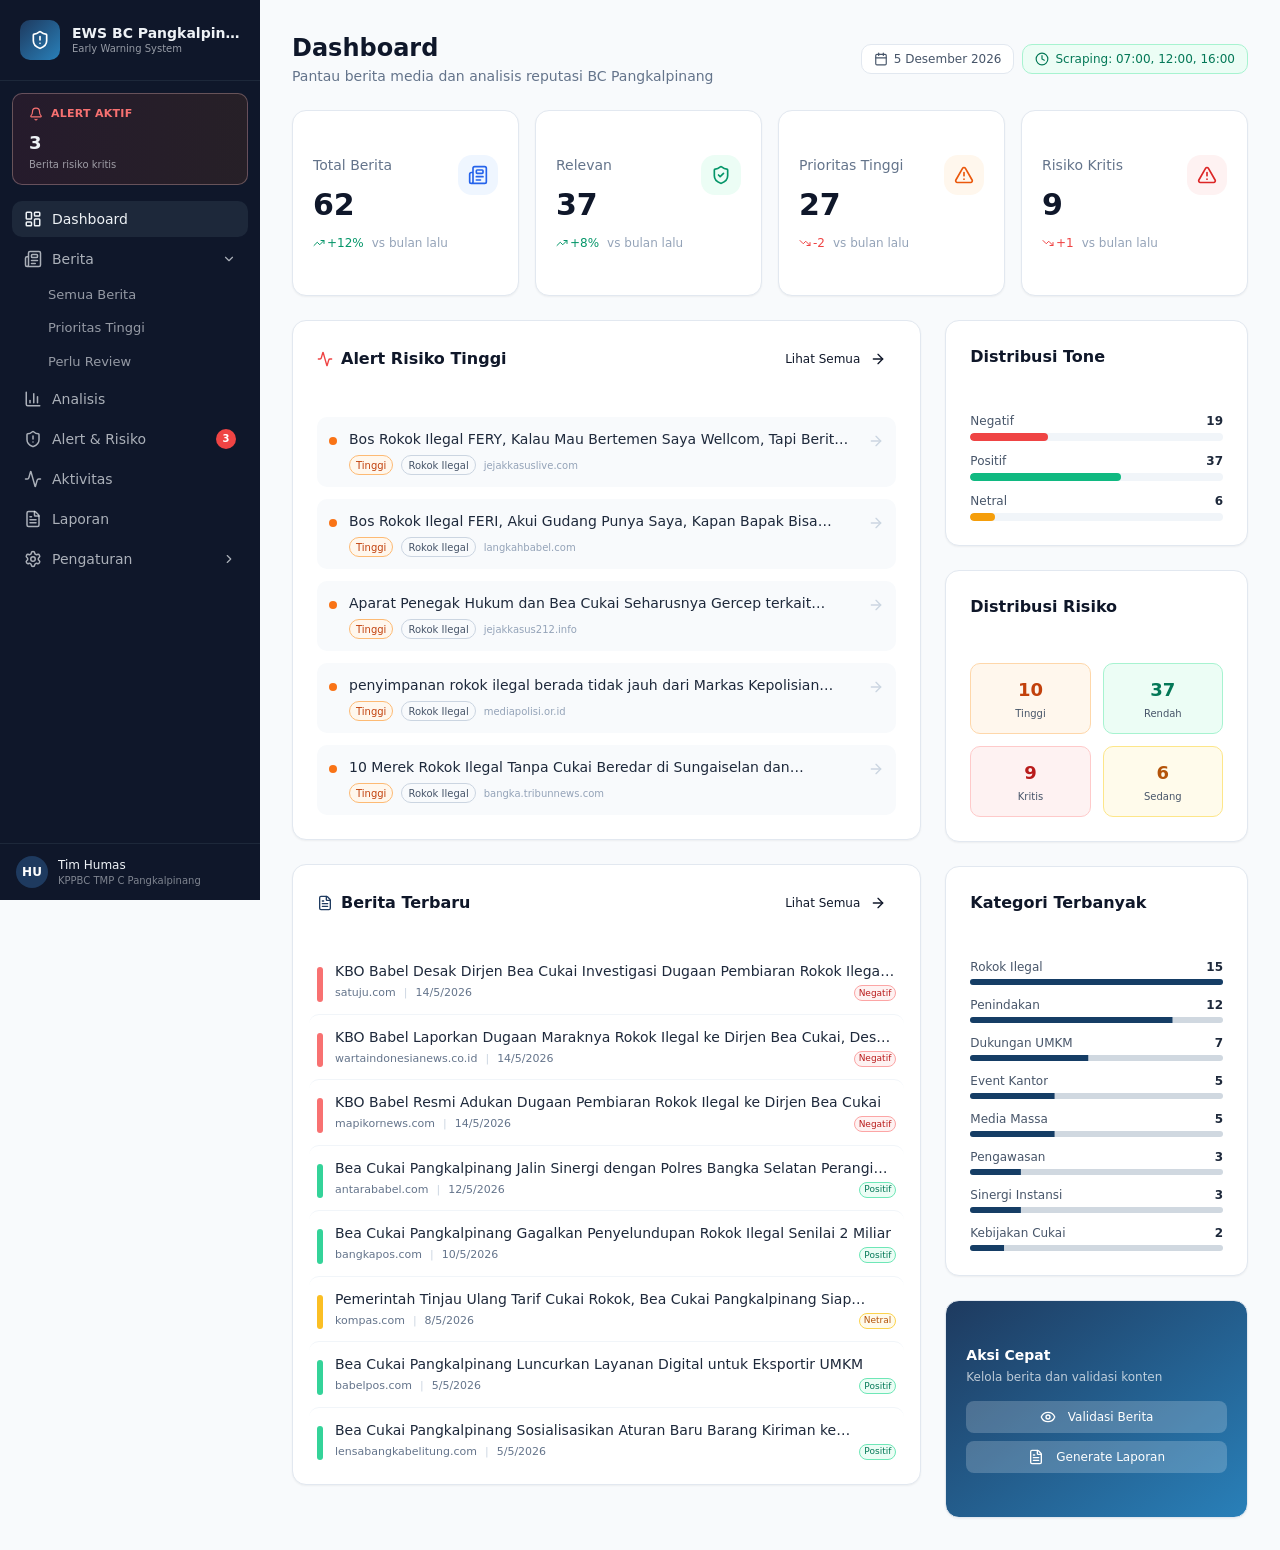
<file: index.html>
<!doctype html>
<html lang="en">
  <head>
    <meta charset="UTF-8" />
    <meta name="viewport" content="width=device-width, initial-scale=1.0" />
    <title>EWS Bea Cukai Pangkalpinang</title>
    <script type="module" crossorigin src="./assets/index-fGsAof5s.js"></script>
    <link rel="stylesheet" crossorigin href="./assets/index-c_Adhxyn.css">
  </head>
  <body>
    <div id="root"></div>
  </body>
</html>
</file>
<file: assets/index-c_Adhxyn.css>
*,:before,:after{--tw-border-spacing-x: 0;--tw-border-spacing-y: 0;--tw-translate-x: 0;--tw-translate-y: 0;--tw-rotate: 0;--tw-skew-x: 0;--tw-skew-y: 0;--tw-scale-x: 1;--tw-scale-y: 1;--tw-pan-x: ;--tw-pan-y: ;--tw-pinch-zoom: ;--tw-scroll-snap-strictness: proximity;--tw-gradient-from-position: ;--tw-gradient-via-position: ;--tw-gradient-to-position: ;--tw-ordinal: ;--tw-slashed-zero: ;--tw-numeric-figure: ;--tw-numeric-spacing: ;--tw-numeric-fraction: ;--tw-ring-inset: ;--tw-ring-offset-width: 0px;--tw-ring-offset-color: #fff;--tw-ring-color: rgb(59 130 246 / .5);--tw-ring-offset-shadow: 0 0 #0000;--tw-ring-shadow: 0 0 #0000;--tw-shadow: 0 0 #0000;--tw-shadow-colored: 0 0 #0000;--tw-blur: ;--tw-brightness: ;--tw-contrast: ;--tw-grayscale: ;--tw-hue-rotate: ;--tw-invert: ;--tw-saturate: ;--tw-sepia: ;--tw-drop-shadow: ;--tw-backdrop-blur: ;--tw-backdrop-brightness: ;--tw-backdrop-contrast: ;--tw-backdrop-grayscale: ;--tw-backdrop-hue-rotate: ;--tw-backdrop-invert: ;--tw-backdrop-opacity: ;--tw-backdrop-saturate: ;--tw-backdrop-sepia: ;--tw-contain-size: ;--tw-contain-layout: ;--tw-contain-paint: ;--tw-contain-style: }::backdrop{--tw-border-spacing-x: 0;--tw-border-spacing-y: 0;--tw-translate-x: 0;--tw-translate-y: 0;--tw-rotate: 0;--tw-skew-x: 0;--tw-skew-y: 0;--tw-scale-x: 1;--tw-scale-y: 1;--tw-pan-x: ;--tw-pan-y: ;--tw-pinch-zoom: ;--tw-scroll-snap-strictness: proximity;--tw-gradient-from-position: ;--tw-gradient-via-position: ;--tw-gradient-to-position: ;--tw-ordinal: ;--tw-slashed-zero: ;--tw-numeric-figure: ;--tw-numeric-spacing: ;--tw-numeric-fraction: ;--tw-ring-inset: ;--tw-ring-offset-width: 0px;--tw-ring-offset-color: #fff;--tw-ring-color: rgb(59 130 246 / .5);--tw-ring-offset-shadow: 0 0 #0000;--tw-ring-shadow: 0 0 #0000;--tw-shadow: 0 0 #0000;--tw-shadow-colored: 0 0 #0000;--tw-blur: ;--tw-brightness: ;--tw-contrast: ;--tw-grayscale: ;--tw-hue-rotate: ;--tw-invert: ;--tw-saturate: ;--tw-sepia: ;--tw-drop-shadow: ;--tw-backdrop-blur: ;--tw-backdrop-brightness: ;--tw-backdrop-contrast: ;--tw-backdrop-grayscale: ;--tw-backdrop-hue-rotate: ;--tw-backdrop-invert: ;--tw-backdrop-opacity: ;--tw-backdrop-saturate: ;--tw-backdrop-sepia: ;--tw-contain-size: ;--tw-contain-layout: ;--tw-contain-paint: ;--tw-contain-style: }*,:before,:after{box-sizing:border-box;border-width:0;border-style:solid;border-color:#e5e7eb}:before,:after{--tw-content: ""}html,:host{line-height:1.5;-webkit-text-size-adjust:100%;-moz-tab-size:4;-o-tab-size:4;tab-size:4;font-family:ui-sans-serif,system-ui,sans-serif,"Apple Color Emoji","Segoe UI Emoji",Segoe UI Symbol,"Noto Color Emoji";font-feature-settings:normal;font-variation-settings:normal;-webkit-tap-highlight-color:transparent}body{margin:0;line-height:inherit}hr{height:0;color:inherit;border-top-width:1px}abbr:where([title]){-webkit-text-decoration:underline dotted;text-decoration:underline dotted}h1,h2,h3,h4,h5,h6{font-size:inherit;font-weight:inherit}a{color:inherit;text-decoration:inherit}b,strong{font-weight:bolder}code,kbd,samp,pre{font-family:ui-monospace,SFMono-Regular,Menlo,Monaco,Consolas,Liberation Mono,Courier New,monospace;font-feature-settings:normal;font-variation-settings:normal;font-size:1em}small{font-size:80%}sub,sup{font-size:75%;line-height:0;position:relative;vertical-align:baseline}sub{bottom:-.25em}sup{top:-.5em}table{text-indent:0;border-color:inherit;border-collapse:collapse}button,input,optgroup,select,textarea{font-family:inherit;font-feature-settings:inherit;font-variation-settings:inherit;font-size:100%;font-weight:inherit;line-height:inherit;letter-spacing:inherit;color:inherit;margin:0;padding:0}button,select{text-transform:none}button,input:where([type=button]),input:where([type=reset]),input:where([type=submit]){-webkit-appearance:button;background-color:transparent;background-image:none}:-moz-focusring{outline:auto}:-moz-ui-invalid{box-shadow:none}progress{vertical-align:baseline}::-webkit-inner-spin-button,::-webkit-outer-spin-button{height:auto}[type=search]{-webkit-appearance:textfield;outline-offset:-2px}::-webkit-search-decoration{-webkit-appearance:none}::-webkit-file-upload-button{-webkit-appearance:button;font:inherit}summary{display:list-item}blockquote,dl,dd,h1,h2,h3,h4,h5,h6,hr,figure,p,pre{margin:0}fieldset{margin:0;padding:0}legend{padding:0}ol,ul,menu{list-style:none;margin:0;padding:0}dialog{padding:0}textarea{resize:vertical}input::-moz-placeholder,textarea::-moz-placeholder{opacity:1;color:#9ca3af}input::placeholder,textarea::placeholder{opacity:1;color:#9ca3af}button,[role=button]{cursor:pointer}:disabled{cursor:default}img,svg,video,canvas,audio,iframe,embed,object{display:block;vertical-align:middle}img,video{max-width:100%;height:auto}[hidden]:where(:not([hidden=until-found])){display:none}:root{--background: 210 33% 98%;--foreground: 222 47% 11%;--card: 0 0% 100%;--card-foreground: 222 47% 11%;--popover: 0 0% 100%;--popover-foreground: 222 47% 11%;--primary: 210 65% 24%;--primary-foreground: 0 0% 100%;--secondary: 210 20% 96%;--secondary-foreground: 222 47% 11%;--muted: 210 20% 96%;--muted-foreground: 215 16% 47%;--accent: 210 20% 96%;--accent-foreground: 222 47% 11%;--destructive: 0 84% 60%;--destructive-foreground: 0 0% 100%;--border: 214 32% 91%;--input: 214 32% 91%;--ring: 210 65% 24%;--radius: .625rem;--sidebar-background: 222 47% 11%;--sidebar-foreground: 210 33% 95%;--sidebar-primary: 210 65% 24%;--sidebar-primary-foreground: 0 0% 100%;--sidebar-accent: 217 33% 17%;--sidebar-accent-foreground: 210 33% 95%;--sidebar-border: 217 33% 17%;--sidebar-ring: 210 65% 24%}.dark{--background: 222 47% 11%;--foreground: 210 33% 95%;--card: 222 47% 15%;--card-foreground: 210 33% 95%;--popover: 222 47% 15%;--popover-foreground: 210 33% 95%;--primary: 210 65% 50%;--primary-foreground: 222 47% 11%;--secondary: 217 33% 17%;--secondary-foreground: 210 33% 95%;--muted: 217 33% 17%;--muted-foreground: 215 20% 65%;--accent: 217 33% 17%;--accent-foreground: 210 33% 95%;--destructive: 0 62% 30%;--destructive-foreground: 210 33% 95%;--border: 217 33% 17%;--input: 217 33% 17%;--ring: 210 65% 50%;--sidebar-background: 222 47% 8%;--sidebar-foreground: 210 33% 95%;--sidebar-primary: 210 65% 50%;--sidebar-primary-foreground: 222 47% 11%;--sidebar-accent: 217 33% 17%;--sidebar-accent-foreground: 210 33% 95%;--sidebar-border: 217 33% 17%;--sidebar-ring: 210 65% 50%}*{border-color:hsl(var(--border))}body{background-color:hsl(var(--background));color:hsl(var(--foreground));font-feature-settings:"rlig" 1,"calt" 1}.sr-only{position:absolute;width:1px;height:1px;padding:0;margin:-1px;overflow:hidden;clip:rect(0,0,0,0);white-space:nowrap;border-width:0}.pointer-events-none{pointer-events:none}.visible{visibility:visible}.invisible{visibility:hidden}.fixed{position:fixed}.absolute{position:absolute}.relative{position:relative}.inset-0{inset:0}.inset-x-0{left:0;right:0}.inset-y-0{top:0;bottom:0}.-bottom-12{bottom:-3rem}.-left-12{left:-3rem}.-right-12{right:-3rem}.-top-12{top:-3rem}.-top-4{top:-1rem}.bottom-0{bottom:0}.left-0{left:0}.left-1\/2{left:50%}.left-2{left:.5rem}.left-3{left:.75rem}.left-4{left:1rem}.left-\[50\%\]{left:50%}.right-0{right:0}.right-1{right:.25rem}.right-2{right:.5rem}.right-3{right:.75rem}.right-4{right:1rem}.top-0{top:0}.top-1\.5{top:.375rem}.top-1\/2{top:50%}.top-3\.5{top:.875rem}.top-4{top:1rem}.top-\[1px\]{top:1px}.top-\[50\%\]{top:50%}.top-\[60\%\]{top:60%}.top-full{top:100%}.isolate{isolation:isolate}.z-10{z-index:10}.z-20{z-index:20}.z-40{z-index:40}.z-50{z-index:50}.z-\[1\]{z-index:1}.order-first{order:-9999}.order-last{order:9999}.col-start-2{grid-column-start:2}.row-span-2{grid-row:span 2 / span 2}.row-start-1{grid-row-start:1}.\!m-0{margin:0!important}.-mx-1{margin-left:-.25rem;margin-right:-.25rem}.-mx-2{margin-left:-.5rem;margin-right:-.5rem}.-my-2{margin-top:-.5rem;margin-bottom:-.5rem}.mx-2{margin-left:.5rem;margin-right:.5rem}.mx-3{margin-left:.75rem;margin-right:.75rem}.mx-3\.5{margin-left:.875rem;margin-right:.875rem}.mx-auto{margin-left:auto;margin-right:auto}.my-0{margin-top:0;margin-bottom:0}.my-0\.5{margin-top:.125rem;margin-bottom:.125rem}.my-1{margin-top:.25rem;margin-bottom:.25rem}.-ml-4{margin-left:-1rem}.-mt-4{margin-top:-1rem}.mb-1{margin-bottom:.25rem}.mb-1\.5{margin-bottom:.375rem}.mb-2{margin-bottom:.5rem}.mb-3{margin-bottom:.75rem}.mb-4{margin-bottom:1rem}.ml-1{margin-left:.25rem}.ml-4{margin-left:1rem}.ml-6{margin-left:1.5rem}.ml-auto{margin-left:auto}.mr-1{margin-right:.25rem}.mr-1\.5{margin-right:.375rem}.mt-0\.5{margin-top:.125rem}.mt-1{margin-top:.25rem}.mt-1\.5{margin-top:.375rem}.mt-2{margin-top:.5rem}.mt-2\.5{margin-top:.625rem}.mt-3{margin-top:.75rem}.mt-4{margin-top:1rem}.mt-6{margin-top:1.5rem}.mt-auto{margin-top:auto}.block{display:block}.flex{display:flex}.inline-flex{display:inline-flex}.table{display:table}.table-caption{display:table-caption}.table-cell{display:table-cell}.table-row{display:table-row}.grid{display:grid}.hidden{display:none}.aspect-square{aspect-ratio:1 / 1}.aspect-video{aspect-ratio:16 / 9}.size-10{width:2.5rem;height:2.5rem}.size-2{width:.5rem;height:.5rem}.size-2\.5{width:.625rem;height:.625rem}.size-3{width:.75rem;height:.75rem}.size-3\.5{width:.875rem;height:.875rem}.size-4{width:1rem;height:1rem}.size-6{width:1.5rem;height:1.5rem}.size-7{width:1.75rem;height:1.75rem}.size-8{width:2rem;height:2rem}.size-9{width:2.25rem;height:2.25rem}.size-auto{width:auto;height:auto}.size-full{width:100%;height:100%}.h-1\.5{height:.375rem}.h-10{height:2.5rem}.h-12{height:3rem}.h-2{height:.5rem}.h-2\.5{height:.625rem}.h-3{height:.75rem}.h-3\.5{height:.875rem}.h-4{height:1rem}.h-5{height:1.25rem}.h-6{height:1.5rem}.h-7{height:1.75rem}.h-8{height:2rem}.h-9{height:2.25rem}.h-\[1\.15rem\]{height:1.15rem}.h-\[18px\]{height:18px}.h-\[calc\(100\%-1px\)\]{height:calc(100% - 1px)}.h-\[var\(--radix-navigation-menu-viewport-height\)\]{height:var(--radix-navigation-menu-viewport-height)}.h-\[var\(--radix-select-trigger-height\)\]{height:var(--radix-select-trigger-height)}.h-auto{height:auto}.h-full{height:100%}.h-px{height:1px}.h-screen{height:100vh}.h-svh{height:100svh}.max-h-\[300px\]{max-height:300px}.max-h-\[85vh\]{max-height:85vh}.min-h-0{min-height:0px}.min-h-16{min-height:4rem}.min-h-4{min-height:1rem}.min-h-\[20px\]{min-height:20px}.min-h-\[30px\]{min-height:30px}.min-h-screen{min-height:100vh}.min-h-svh{min-height:100svh}.w-0{width:0px}.w-1{width:.25rem}.w-1\.5{width:.375rem}.w-10{width:2.5rem}.w-12{width:3rem}.w-2{width:.5rem}.w-2\.5{width:.625rem}.w-3{width:.75rem}.w-3\.5{width:.875rem}.w-3\/4{width:75%}.w-4{width:1rem}.w-5{width:1.25rem}.w-64{width:16rem}.w-7{width:1.75rem}.w-72{width:18rem}.w-8{width:2rem}.w-9{width:2.25rem}.w-\[100px\]{width:100px}.w-\[150px\]{width:150px}.w-\[18px\]{width:18px}.w-\[260px\]{width:260px}.w-auto{width:auto}.w-fit{width:-moz-fit-content;width:fit-content}.w-full{width:100%}.w-max{width:-moz-max-content;width:max-content}.w-px{width:1px}.min-w-0{min-width:0px}.min-w-10{min-width:2.5rem}.min-w-5{min-width:1.25rem}.min-w-8{min-width:2rem}.min-w-9{min-width:2.25rem}.min-w-\[12rem\]{min-width:12rem}.min-w-\[600px\]{min-width:600px}.min-w-\[8rem\]{min-width:8rem}.min-w-\[var\(--radix-select-trigger-width\)\]{min-width:var(--radix-select-trigger-width)}.max-w-2xl{max-width:42rem}.max-w-\[70\%\]{max-width:70%}.max-w-\[calc\(100\%-2rem\)\]{max-width:calc(100% - 2rem)}.max-w-max{max-width:-moz-max-content;max-width:max-content}.max-w-sm{max-width:24rem}.flex-1{flex:1 1 0%}.shrink-0{flex-shrink:0}.grow{flex-grow:1}.grow-0{flex-grow:0}.basis-full{flex-basis:100%}.caption-bottom{caption-side:bottom}.border-collapse{border-collapse:collapse}.-translate-x-1\/2{--tw-translate-x: -50%;transform:translate(var(--tw-translate-x),var(--tw-translate-y)) rotate(var(--tw-rotate)) skew(var(--tw-skew-x)) skewY(var(--tw-skew-y)) scaleX(var(--tw-scale-x)) scaleY(var(--tw-scale-y))}.-translate-x-full{--tw-translate-x: -100%;transform:translate(var(--tw-translate-x),var(--tw-translate-y)) rotate(var(--tw-rotate)) skew(var(--tw-skew-x)) skewY(var(--tw-skew-y)) scaleX(var(--tw-scale-x)) scaleY(var(--tw-scale-y))}.-translate-x-px{--tw-translate-x: -1px;transform:translate(var(--tw-translate-x),var(--tw-translate-y)) rotate(var(--tw-rotate)) skew(var(--tw-skew-x)) skewY(var(--tw-skew-y)) scaleX(var(--tw-scale-x)) scaleY(var(--tw-scale-y))}.-translate-y-1\/2{--tw-translate-y: -50%;transform:translate(var(--tw-translate-x),var(--tw-translate-y)) rotate(var(--tw-rotate)) skew(var(--tw-skew-x)) skewY(var(--tw-skew-y)) scaleX(var(--tw-scale-x)) scaleY(var(--tw-scale-y))}.translate-x-0{--tw-translate-x: 0px;transform:translate(var(--tw-translate-x),var(--tw-translate-y)) rotate(var(--tw-rotate)) skew(var(--tw-skew-x)) skewY(var(--tw-skew-y)) scaleX(var(--tw-scale-x)) scaleY(var(--tw-scale-y))}.translate-x-\[-50\%\]{--tw-translate-x: -50%;transform:translate(var(--tw-translate-x),var(--tw-translate-y)) rotate(var(--tw-rotate)) skew(var(--tw-skew-x)) skewY(var(--tw-skew-y)) scaleX(var(--tw-scale-x)) scaleY(var(--tw-scale-y))}.translate-x-px{--tw-translate-x: 1px;transform:translate(var(--tw-translate-x),var(--tw-translate-y)) rotate(var(--tw-rotate)) skew(var(--tw-skew-x)) skewY(var(--tw-skew-y)) scaleX(var(--tw-scale-x)) scaleY(var(--tw-scale-y))}.translate-y-0\.5{--tw-translate-y: .125rem;transform:translate(var(--tw-translate-x),var(--tw-translate-y)) rotate(var(--tw-rotate)) skew(var(--tw-skew-x)) skewY(var(--tw-skew-y)) scaleX(var(--tw-scale-x)) scaleY(var(--tw-scale-y))}.translate-y-\[-50\%\]{--tw-translate-y: -50%;transform:translate(var(--tw-translate-x),var(--tw-translate-y)) rotate(var(--tw-rotate)) skew(var(--tw-skew-x)) skewY(var(--tw-skew-y)) scaleX(var(--tw-scale-x)) scaleY(var(--tw-scale-y))}.translate-y-\[calc\(-50\%_-_2px\)\]{--tw-translate-y: calc(-50% - 2px) ;transform:translate(var(--tw-translate-x),var(--tw-translate-y)) rotate(var(--tw-rotate)) skew(var(--tw-skew-x)) skewY(var(--tw-skew-y)) scaleX(var(--tw-scale-x)) scaleY(var(--tw-scale-y))}.rotate-45{--tw-rotate: 45deg;transform:translate(var(--tw-translate-x),var(--tw-translate-y)) rotate(var(--tw-rotate)) skew(var(--tw-skew-x)) skewY(var(--tw-skew-y)) scaleX(var(--tw-scale-x)) scaleY(var(--tw-scale-y))}.rotate-90{--tw-rotate: 90deg;transform:translate(var(--tw-translate-x),var(--tw-translate-y)) rotate(var(--tw-rotate)) skew(var(--tw-skew-x)) skewY(var(--tw-skew-y)) scaleX(var(--tw-scale-x)) scaleY(var(--tw-scale-y))}.transform{transform:translate(var(--tw-translate-x),var(--tw-translate-y)) rotate(var(--tw-rotate)) skew(var(--tw-skew-x)) skewY(var(--tw-skew-y)) scaleX(var(--tw-scale-x)) scaleY(var(--tw-scale-y))}@keyframes caret-blink{0%,70%,to{opacity:1}20%,50%{opacity:0}}.animate-caret-blink{animation:caret-blink 1.25s ease-out infinite}@keyframes pulse{50%{opacity:.5}}.animate-pulse{animation:pulse 2s cubic-bezier(.4,0,.6,1) infinite}@keyframes spin{to{transform:rotate(360deg)}}.animate-spin{animation:spin 1s linear infinite}.cursor-default{cursor:default}.cursor-pointer{cursor:pointer}.cursor-text{cursor:text}.touch-none{touch-action:none}.select-none{-webkit-user-select:none;-moz-user-select:none;user-select:none}.resize-none{resize:none}.scroll-my-1{scroll-margin-top:.25rem;scroll-margin-bottom:.25rem}.scroll-py-1{scroll-padding-top:.25rem;scroll-padding-bottom:.25rem}.list-disc{list-style-type:disc}.list-none{list-style-type:none}.auto-rows-min{grid-auto-rows:min-content}.grid-cols-1{grid-template-columns:repeat(1,minmax(0,1fr))}.grid-cols-2{grid-template-columns:repeat(2,minmax(0,1fr))}.grid-cols-\[0_1fr\]{grid-template-columns:0 1fr}.grid-rows-\[auto_auto\]{grid-template-rows:auto auto}.flex-row{flex-direction:row}.flex-col{flex-direction:column}.flex-col-reverse{flex-direction:column-reverse}.flex-wrap{flex-wrap:wrap}.place-content-center{place-content:center}.items-start{align-items:flex-start}.items-end{align-items:flex-end}.items-center{align-items:center}.items-stretch{align-items:stretch}.justify-start{justify-content:flex-start}.justify-center{justify-content:center}.justify-between{justify-content:space-between}.justify-items-start{justify-items:start}.gap-0\.5{gap:.125rem}.gap-1{gap:.25rem}.gap-1\.5{gap:.375rem}.gap-2{gap:.5rem}.gap-2\.5{gap:.625rem}.gap-3{gap:.75rem}.gap-4{gap:1rem}.gap-6{gap:1.5rem}.gap-7{gap:1.75rem}.gap-\[--spacing\(var\(--gap\)\)\]{gap:var(--spacing(var(--gap)))}.gap-y-0\.5{row-gap:.125rem}.space-y-0\.5>:not([hidden])~:not([hidden]){--tw-space-y-reverse: 0;margin-top:calc(.125rem * calc(1 - var(--tw-space-y-reverse)));margin-bottom:calc(.125rem * var(--tw-space-y-reverse))}.space-y-1>:not([hidden])~:not([hidden]){--tw-space-y-reverse: 0;margin-top:calc(.25rem * calc(1 - var(--tw-space-y-reverse)));margin-bottom:calc(.25rem * var(--tw-space-y-reverse))}.space-y-1\.5>:not([hidden])~:not([hidden]){--tw-space-y-reverse: 0;margin-top:calc(.375rem * calc(1 - var(--tw-space-y-reverse)));margin-bottom:calc(.375rem * var(--tw-space-y-reverse))}.space-y-2>:not([hidden])~:not([hidden]){--tw-space-y-reverse: 0;margin-top:calc(.5rem * calc(1 - var(--tw-space-y-reverse)));margin-bottom:calc(.5rem * var(--tw-space-y-reverse))}.space-y-3>:not([hidden])~:not([hidden]){--tw-space-y-reverse: 0;margin-top:calc(.75rem * calc(1 - var(--tw-space-y-reverse)));margin-bottom:calc(.75rem * var(--tw-space-y-reverse))}.space-y-4>:not([hidden])~:not([hidden]){--tw-space-y-reverse: 0;margin-top:calc(1rem * calc(1 - var(--tw-space-y-reverse)));margin-bottom:calc(1rem * var(--tw-space-y-reverse))}.space-y-5>:not([hidden])~:not([hidden]){--tw-space-y-reverse: 0;margin-top:calc(1.25rem * calc(1 - var(--tw-space-y-reverse)));margin-bottom:calc(1.25rem * var(--tw-space-y-reverse))}.space-y-6>:not([hidden])~:not([hidden]){--tw-space-y-reverse: 0;margin-top:calc(1.5rem * calc(1 - var(--tw-space-y-reverse)));margin-bottom:calc(1.5rem * var(--tw-space-y-reverse))}.divide-y>:not([hidden])~:not([hidden]){--tw-divide-y-reverse: 0;border-top-width:calc(1px * calc(1 - var(--tw-divide-y-reverse)));border-bottom-width:calc(1px * var(--tw-divide-y-reverse))}.divide-slate-100>:not([hidden])~:not([hidden]){--tw-divide-opacity: 1;border-color:rgb(241 245 249 / var(--tw-divide-opacity, 1))}.self-start{align-self:flex-start}.self-stretch{align-self:stretch}.justify-self-end{justify-self:end}.overflow-auto{overflow:auto}.overflow-hidden{overflow:hidden}.overflow-x-auto{overflow-x:auto}.overflow-y-auto{overflow-y:auto}.overflow-x-hidden{overflow-x:hidden}.truncate{overflow:hidden;text-overflow:ellipsis;white-space:nowrap}.whitespace-nowrap{white-space:nowrap}.text-balance{text-wrap:balance}.break-words{overflow-wrap:break-word}.break-all{word-break:break-all}.rounded{border-radius:.25rem}.rounded-\[2px\]{border-radius:2px}.rounded-\[4px\]{border-radius:4px}.rounded-\[calc\(var\(--radius\)-5px\)\]{border-radius:calc(var(--radius) - 5px)}.rounded-\[inherit\]{border-radius:inherit}.rounded-full{border-radius:9999px}.rounded-lg{border-radius:var(--radius)}.rounded-md{border-radius:calc(var(--radius) - 2px)}.rounded-none{border-radius:0}.rounded-sm{border-radius:calc(var(--radius) - 4px)}.rounded-xl{border-radius:calc(var(--radius) + 4px)}.rounded-xs{border-radius:calc(var(--radius) - 6px)}.rounded-l-md{border-top-left-radius:calc(var(--radius) - 2px);border-bottom-left-radius:calc(var(--radius) - 2px)}.rounded-r-md{border-top-right-radius:calc(var(--radius) - 2px);border-bottom-right-radius:calc(var(--radius) - 2px)}.rounded-t-sm{border-top-left-radius:calc(var(--radius) - 4px);border-top-right-radius:calc(var(--radius) - 4px)}.rounded-tl-sm{border-top-left-radius:calc(var(--radius) - 4px)}.border{border-width:1px}.border-0{border-width:0px}.border-\[1\.5px\]{border-width:1.5px}.border-y{border-top-width:1px;border-bottom-width:1px}.border-b{border-bottom-width:1px}.border-l{border-left-width:1px}.border-r{border-right-width:1px}.border-t{border-top-width:1px}.border-dashed{border-style:dashed}.border-\[\#1e3a5f\]{--tw-border-opacity: 1;border-color:rgb(30 58 95 / var(--tw-border-opacity, 1))}.border-amber-100{--tw-border-opacity: 1;border-color:rgb(254 243 199 / var(--tw-border-opacity, 1))}.border-amber-200{--tw-border-opacity: 1;border-color:rgb(253 230 138 / var(--tw-border-opacity, 1))}.border-amber-300{--tw-border-opacity: 1;border-color:rgb(252 211 77 / var(--tw-border-opacity, 1))}.border-blue-100{--tw-border-opacity: 1;border-color:rgb(219 234 254 / var(--tw-border-opacity, 1))}.border-blue-200{--tw-border-opacity: 1;border-color:rgb(191 219 254 / var(--tw-border-opacity, 1))}.border-border{border-color:hsl(var(--border))}.border-border\/50{border-color:hsl(var(--border) / .5)}.border-emerald-100{--tw-border-opacity: 1;border-color:rgb(209 250 229 / var(--tw-border-opacity, 1))}.border-emerald-200{--tw-border-opacity: 1;border-color:rgb(167 243 208 / var(--tw-border-opacity, 1))}.border-emerald-300{--tw-border-opacity: 1;border-color:rgb(110 231 183 / var(--tw-border-opacity, 1))}.border-input{border-color:hsl(var(--input))}.border-orange-100{--tw-border-opacity: 1;border-color:rgb(255 237 213 / var(--tw-border-opacity, 1))}.border-orange-200{--tw-border-opacity: 1;border-color:rgb(254 215 170 / var(--tw-border-opacity, 1))}.border-orange-300{--tw-border-opacity: 1;border-color:rgb(253 186 116 / var(--tw-border-opacity, 1))}.border-primary{border-color:hsl(var(--primary))}.border-purple-200{--tw-border-opacity: 1;border-color:rgb(233 213 255 / var(--tw-border-opacity, 1))}.border-red-100{--tw-border-opacity: 1;border-color:rgb(254 226 226 / var(--tw-border-opacity, 1))}.border-red-200{--tw-border-opacity: 1;border-color:rgb(254 202 202 / var(--tw-border-opacity, 1))}.border-red-200\/30{border-color:#fecaca4d}.border-red-300{--tw-border-opacity: 1;border-color:rgb(252 165 165 / var(--tw-border-opacity, 1))}.border-sidebar-border{border-color:hsl(var(--sidebar-border))}.border-slate-100{--tw-border-opacity: 1;border-color:rgb(241 245 249 / var(--tw-border-opacity, 1))}.border-slate-200{--tw-border-opacity: 1;border-color:rgb(226 232 240 / var(--tw-border-opacity, 1))}.border-slate-200\/60{border-color:#e2e8f099}.border-slate-300{--tw-border-opacity: 1;border-color:rgb(203 213 225 / var(--tw-border-opacity, 1))}.border-transparent{border-color:transparent}.border-white\/30{border-color:#ffffff4d}.border-l-transparent{border-left-color:transparent}.border-t-transparent{border-top-color:transparent}.bg-\[\#0f172a\]{--tw-bg-opacity: 1;background-color:rgb(15 23 42 / var(--tw-bg-opacity, 1))}.bg-\[\#1e3a5f\]{--tw-bg-opacity: 1;background-color:rgb(30 58 95 / var(--tw-bg-opacity, 1))}.bg-\[\#1e3a5f\]\/10{background-color:#1e3a5f1a}.bg-\[\#1e3a5f\]\/5{background-color:#1e3a5f0d}.bg-accent{background-color:hsl(var(--accent))}.bg-amber-100{--tw-bg-opacity: 1;background-color:rgb(254 243 199 / var(--tw-bg-opacity, 1))}.bg-amber-200{--tw-bg-opacity: 1;background-color:rgb(253 230 138 / var(--tw-bg-opacity, 1))}.bg-amber-400{--tw-bg-opacity: 1;background-color:rgb(251 191 36 / var(--tw-bg-opacity, 1))}.bg-amber-50{--tw-bg-opacity: 1;background-color:rgb(255 251 235 / var(--tw-bg-opacity, 1))}.bg-amber-50\/40{background-color:#fffbeb66}.bg-amber-50\/50{background-color:#fffbeb80}.bg-amber-500{--tw-bg-opacity: 1;background-color:rgb(245 158 11 / var(--tw-bg-opacity, 1))}.bg-background{background-color:hsl(var(--background))}.bg-black\/50{background-color:#00000080}.bg-blue-100{--tw-bg-opacity: 1;background-color:rgb(219 234 254 / var(--tw-bg-opacity, 1))}.bg-blue-50{--tw-bg-opacity: 1;background-color:rgb(239 246 255 / var(--tw-bg-opacity, 1))}.bg-blue-50\/50{background-color:#eff6ff80}.bg-blue-500{--tw-bg-opacity: 1;background-color:rgb(59 130 246 / var(--tw-bg-opacity, 1))}.bg-border{background-color:hsl(var(--border))}.bg-card{background-color:hsl(var(--card))}.bg-destructive{--tw-bg-opacity: 1;background-color:hsl(var(--destructive) / var(--tw-bg-opacity, 1))}.bg-emerald-100{--tw-bg-opacity: 1;background-color:rgb(209 250 229 / var(--tw-bg-opacity, 1))}.bg-emerald-200{--tw-bg-opacity: 1;background-color:rgb(167 243 208 / var(--tw-bg-opacity, 1))}.bg-emerald-400{--tw-bg-opacity: 1;background-color:rgb(52 211 153 / var(--tw-bg-opacity, 1))}.bg-emerald-50{--tw-bg-opacity: 1;background-color:rgb(236 253 245 / var(--tw-bg-opacity, 1))}.bg-emerald-50\/50{background-color:#ecfdf580}.bg-emerald-500{--tw-bg-opacity: 1;background-color:rgb(16 185 129 / var(--tw-bg-opacity, 1))}.bg-foreground{background-color:hsl(var(--foreground))}.bg-input{background-color:hsl(var(--input))}.bg-muted{background-color:hsl(var(--muted))}.bg-muted\/50{background-color:hsl(var(--muted) / .5)}.bg-orange-100{--tw-bg-opacity: 1;background-color:rgb(255 237 213 / var(--tw-bg-opacity, 1))}.bg-orange-200{--tw-bg-opacity: 1;background-color:rgb(254 215 170 / var(--tw-bg-opacity, 1))}.bg-orange-50{--tw-bg-opacity: 1;background-color:rgb(255 247 237 / var(--tw-bg-opacity, 1))}.bg-orange-50\/50{background-color:#fff7ed80}.bg-orange-50\/60{background-color:#fff7ed99}.bg-orange-500{--tw-bg-opacity: 1;background-color:rgb(249 115 22 / var(--tw-bg-opacity, 1))}.bg-popover{background-color:hsl(var(--popover))}.bg-primary{background-color:hsl(var(--primary))}.bg-primary\/20{background-color:hsl(var(--primary) / .2)}.bg-purple-100{--tw-bg-opacity: 1;background-color:rgb(243 232 255 / var(--tw-bg-opacity, 1))}.bg-purple-50{--tw-bg-opacity: 1;background-color:rgb(250 245 255 / var(--tw-bg-opacity, 1))}.bg-purple-50\/50{background-color:#faf5ff80}.bg-red-100{--tw-bg-opacity: 1;background-color:rgb(254 226 226 / var(--tw-bg-opacity, 1))}.bg-red-200{--tw-bg-opacity: 1;background-color:rgb(254 202 202 / var(--tw-bg-opacity, 1))}.bg-red-400{--tw-bg-opacity: 1;background-color:rgb(248 113 113 / var(--tw-bg-opacity, 1))}.bg-red-50{--tw-bg-opacity: 1;background-color:rgb(254 242 242 / var(--tw-bg-opacity, 1))}.bg-red-50\/50{background-color:#fef2f280}.bg-red-50\/60{background-color:#fef2f299}.bg-red-500{--tw-bg-opacity: 1;background-color:rgb(239 68 68 / var(--tw-bg-opacity, 1))}.bg-secondary{background-color:hsl(var(--secondary))}.bg-sidebar{background-color:hsl(var(--sidebar-background))}.bg-sidebar-accent{background-color:hsl(var(--sidebar-accent))}.bg-sidebar-accent\/60{background-color:hsl(var(--sidebar-accent) / .6)}.bg-sidebar-border{background-color:hsl(var(--sidebar-border))}.bg-slate-100{--tw-bg-opacity: 1;background-color:rgb(241 245 249 / var(--tw-bg-opacity, 1))}.bg-slate-50{--tw-bg-opacity: 1;background-color:rgb(248 250 252 / var(--tw-bg-opacity, 1))}.bg-slate-50\/50{background-color:#f8fafc80}.bg-transparent{background-color:transparent}.bg-white{--tw-bg-opacity: 1;background-color:rgb(255 255 255 / var(--tw-bg-opacity, 1))}.bg-white\/20{background-color:#fff3}.bg-white\/60{background-color:#fff9}.bg-gradient-to-br{background-image:linear-gradient(to bottom right,var(--tw-gradient-stops))}.bg-gradient-to-r{background-image:linear-gradient(to right,var(--tw-gradient-stops))}.from-\[\#1e3a5f\]{--tw-gradient-from: #1e3a5f var(--tw-gradient-from-position);--tw-gradient-to: rgb(30 58 95 / 0) var(--tw-gradient-to-position);--tw-gradient-stops: var(--tw-gradient-from), var(--tw-gradient-to)}.from-red-500\/10{--tw-gradient-from: rgb(239 68 68 / .1) var(--tw-gradient-from-position);--tw-gradient-to: rgb(239 68 68 / 0) var(--tw-gradient-to-position);--tw-gradient-stops: var(--tw-gradient-from), var(--tw-gradient-to)}.to-\[\#2980b9\]{--tw-gradient-to: #2980b9 var(--tw-gradient-to-position)}.to-orange-500\/10{--tw-gradient-to: rgb(249 115 22 / .1) var(--tw-gradient-to-position)}.fill-current{fill:currentColor}.fill-foreground{fill:hsl(var(--foreground))}.fill-primary{fill:hsl(var(--primary))}.p-0{padding:0}.p-1{padding:.25rem}.p-2{padding:.5rem}.p-2\.5{padding:.625rem}.p-3{padding:.75rem}.p-4{padding:1rem}.p-5{padding:1.25rem}.p-6{padding:1.5rem}.p-\[3px\]{padding:3px}.p-px{padding:1px}.px-1{padding-left:.25rem;padding-right:.25rem}.px-1\.5{padding-left:.375rem;padding-right:.375rem}.px-2{padding-left:.5rem;padding-right:.5rem}.px-2\.5{padding-left:.625rem;padding-right:.625rem}.px-3{padding-left:.75rem;padding-right:.75rem}.px-4{padding-left:1rem;padding-right:1rem}.px-5{padding-left:1.25rem;padding-right:1.25rem}.px-6{padding-left:1.5rem;padding-right:1.5rem}.py-0\.5{padding-top:.125rem;padding-bottom:.125rem}.py-1{padding-top:.25rem;padding-bottom:.25rem}.py-1\.5{padding-top:.375rem;padding-bottom:.375rem}.py-12{padding-top:3rem;padding-bottom:3rem}.py-2{padding-top:.5rem;padding-bottom:.5rem}.py-3{padding-top:.75rem;padding-bottom:.75rem}.py-4{padding-top:1rem;padding-bottom:1rem}.py-5{padding-top:1.25rem;padding-bottom:1.25rem}.py-6{padding-top:1.5rem;padding-bottom:1.5rem}.pb-2{padding-bottom:.5rem}.pb-3{padding-bottom:.75rem}.pb-4{padding-bottom:1rem}.pl-2{padding-left:.5rem}.pl-3{padding-left:.75rem}.pl-4{padding-left:1rem}.pl-8{padding-left:2rem}.pl-9{padding-left:2.25rem}.pr-1{padding-right:.25rem}.pr-2{padding-right:.5rem}.pr-2\.5{padding-right:.625rem}.pr-3{padding-right:.75rem}.pr-4{padding-right:1rem}.pr-8{padding-right:2rem}.pt-0{padding-top:0}.pt-2{padding-top:.5rem}.pt-3{padding-top:.75rem}.pt-4{padding-top:1rem}.text-left{text-align:left}.text-center{text-align:center}.align-middle{vertical-align:middle}.font-mono{font-family:ui-monospace,SFMono-Regular,Menlo,Monaco,Consolas,Liberation Mono,Courier New,monospace}.font-sans{font-family:ui-sans-serif,system-ui,sans-serif,"Apple Color Emoji","Segoe UI Emoji",Segoe UI Symbol,"Noto Color Emoji"}.text-2xl{font-size:1.5rem;line-height:2rem}.text-3xl{font-size:1.875rem;line-height:2.25rem}.text-\[0\.8rem\]{font-size:.8rem}.text-\[10px\]{font-size:10px}.text-\[11px\]{font-size:11px}.text-\[13px\]{font-size:13px}.text-\[9px\]{font-size:9px}.text-base{font-size:1rem;line-height:1.5rem}.text-lg{font-size:1.125rem;line-height:1.75rem}.text-sm{font-size:.875rem;line-height:1.25rem}.text-sm\/relaxed{font-size:.875rem;line-height:1.625}.text-xl{font-size:1.25rem;line-height:1.75rem}.text-xs{font-size:.75rem;line-height:1rem}.font-bold{font-weight:700}.font-medium{font-weight:500}.font-normal{font-weight:400}.font-semibold{font-weight:600}.uppercase{text-transform:uppercase}.capitalize{text-transform:capitalize}.tabular-nums{--tw-numeric-spacing: tabular-nums;font-variant-numeric:var(--tw-ordinal) var(--tw-slashed-zero) var(--tw-numeric-figure) var(--tw-numeric-spacing) var(--tw-numeric-fraction)}.leading-none{line-height:1}.leading-normal{line-height:1.5}.leading-relaxed{line-height:1.625}.leading-snug{line-height:1.375}.leading-tight{line-height:1.25}.tracking-tight{letter-spacing:-.025em}.tracking-wide{letter-spacing:.025em}.tracking-wider{letter-spacing:.05em}.tracking-widest{letter-spacing:.1em}.text-\[\#1e3a5f\]{--tw-text-opacity: 1;color:rgb(30 58 95 / var(--tw-text-opacity, 1))}.text-accent-foreground{color:hsl(var(--accent-foreground))}.text-amber-600{--tw-text-opacity: 1;color:rgb(217 119 6 / var(--tw-text-opacity, 1))}.text-amber-700{--tw-text-opacity: 1;color:rgb(180 83 9 / var(--tw-text-opacity, 1))}.text-amber-800{--tw-text-opacity: 1;color:rgb(146 64 14 / var(--tw-text-opacity, 1))}.text-background{color:hsl(var(--background))}.text-blue-500{--tw-text-opacity: 1;color:rgb(59 130 246 / var(--tw-text-opacity, 1))}.text-blue-600{--tw-text-opacity: 1;color:rgb(37 99 235 / var(--tw-text-opacity, 1))}.text-blue-700{--tw-text-opacity: 1;color:rgb(29 78 216 / var(--tw-text-opacity, 1))}.text-blue-800{--tw-text-opacity: 1;color:rgb(30 64 175 / var(--tw-text-opacity, 1))}.text-card-foreground{color:hsl(var(--card-foreground))}.text-current{color:currentColor}.text-destructive{--tw-text-opacity: 1;color:hsl(var(--destructive) / var(--tw-text-opacity, 1))}.text-emerald-500{--tw-text-opacity: 1;color:rgb(16 185 129 / var(--tw-text-opacity, 1))}.text-emerald-600{--tw-text-opacity: 1;color:rgb(5 150 105 / var(--tw-text-opacity, 1))}.text-emerald-700{--tw-text-opacity: 1;color:rgb(4 120 87 / var(--tw-text-opacity, 1))}.text-emerald-800{--tw-text-opacity: 1;color:rgb(6 95 70 / var(--tw-text-opacity, 1))}.text-foreground{color:hsl(var(--foreground))}.text-muted-foreground{color:hsl(var(--muted-foreground))}.text-orange-500{--tw-text-opacity: 1;color:rgb(249 115 22 / var(--tw-text-opacity, 1))}.text-orange-600{--tw-text-opacity: 1;color:rgb(234 88 12 / var(--tw-text-opacity, 1))}.text-orange-700{--tw-text-opacity: 1;color:rgb(194 65 12 / var(--tw-text-opacity, 1))}.text-orange-800{--tw-text-opacity: 1;color:rgb(154 52 18 / var(--tw-text-opacity, 1))}.text-popover-foreground{color:hsl(var(--popover-foreground))}.text-primary{color:hsl(var(--primary))}.text-primary-foreground{color:hsl(var(--primary-foreground))}.text-purple-600{--tw-text-opacity: 1;color:rgb(147 51 234 / var(--tw-text-opacity, 1))}.text-purple-700{--tw-text-opacity: 1;color:rgb(126 34 206 / var(--tw-text-opacity, 1))}.text-red-400{--tw-text-opacity: 1;color:rgb(248 113 113 / var(--tw-text-opacity, 1))}.text-red-500{--tw-text-opacity: 1;color:rgb(239 68 68 / var(--tw-text-opacity, 1))}.text-red-600{--tw-text-opacity: 1;color:rgb(220 38 38 / var(--tw-text-opacity, 1))}.text-red-700{--tw-text-opacity: 1;color:rgb(185 28 28 / var(--tw-text-opacity, 1))}.text-red-800{--tw-text-opacity: 1;color:rgb(153 27 27 / var(--tw-text-opacity, 1))}.text-secondary-foreground{color:hsl(var(--secondary-foreground))}.text-sidebar-accent-foreground{color:hsl(var(--sidebar-accent-foreground))}.text-sidebar-foreground{color:hsl(var(--sidebar-foreground))}.text-sidebar-foreground\/50{color:hsl(var(--sidebar-foreground) / .5)}.text-sidebar-foreground\/60{color:hsl(var(--sidebar-foreground) / .6)}.text-sidebar-foreground\/70{color:hsl(var(--sidebar-foreground) / .7)}.text-slate-100{--tw-text-opacity: 1;color:rgb(241 245 249 / var(--tw-text-opacity, 1))}.text-slate-200{--tw-text-opacity: 1;color:rgb(226 232 240 / var(--tw-text-opacity, 1))}.text-slate-300{--tw-text-opacity: 1;color:rgb(203 213 225 / var(--tw-text-opacity, 1))}.text-slate-400{--tw-text-opacity: 1;color:rgb(148 163 184 / var(--tw-text-opacity, 1))}.text-slate-500{--tw-text-opacity: 1;color:rgb(100 116 139 / var(--tw-text-opacity, 1))}.text-slate-600{--tw-text-opacity: 1;color:rgb(71 85 105 / var(--tw-text-opacity, 1))}.text-slate-700{--tw-text-opacity: 1;color:rgb(51 65 85 / var(--tw-text-opacity, 1))}.text-slate-800{--tw-text-opacity: 1;color:rgb(30 41 59 / var(--tw-text-opacity, 1))}.text-slate-900{--tw-text-opacity: 1;color:rgb(15 23 42 / var(--tw-text-opacity, 1))}.text-white{--tw-text-opacity: 1;color:rgb(255 255 255 / var(--tw-text-opacity, 1))}.text-white\/70{color:#ffffffb3}.underline-offset-4{text-underline-offset:4px}.opacity-0{opacity:0}.opacity-40{opacity:.4}.opacity-50{opacity:.5}.opacity-70{opacity:.7}.shadow{--tw-shadow: 0 1px 3px 0 rgb(0 0 0 / .1), 0 1px 2px -1px rgb(0 0 0 / .1);--tw-shadow-colored: 0 1px 3px 0 var(--tw-shadow-color), 0 1px 2px -1px var(--tw-shadow-color);box-shadow:var(--tw-ring-offset-shadow, 0 0 #0000),var(--tw-ring-shadow, 0 0 #0000),var(--tw-shadow)}.shadow-\[0_0_0_1px_hsl\(var\(--sidebar-border\)\)\]{--tw-shadow: 0 0 0 1px hsl(var(--sidebar-border));--tw-shadow-colored: 0 0 0 1px var(--tw-shadow-color);box-shadow:var(--tw-ring-offset-shadow, 0 0 #0000),var(--tw-ring-shadow, 0 0 #0000),var(--tw-shadow)}.shadow-lg{--tw-shadow: 0 10px 15px -3px rgb(0 0 0 / .1), 0 4px 6px -4px rgb(0 0 0 / .1);--tw-shadow-colored: 0 10px 15px -3px var(--tw-shadow-color), 0 4px 6px -4px var(--tw-shadow-color);box-shadow:var(--tw-ring-offset-shadow, 0 0 #0000),var(--tw-ring-shadow, 0 0 #0000),var(--tw-shadow)}.shadow-md{--tw-shadow: 0 4px 6px -1px rgb(0 0 0 / .1), 0 2px 4px -2px rgb(0 0 0 / .1);--tw-shadow-colored: 0 4px 6px -1px var(--tw-shadow-color), 0 2px 4px -2px var(--tw-shadow-color);box-shadow:var(--tw-ring-offset-shadow, 0 0 #0000),var(--tw-ring-shadow, 0 0 #0000),var(--tw-shadow)}.shadow-none{--tw-shadow: 0 0 #0000;--tw-shadow-colored: 0 0 #0000;box-shadow:var(--tw-ring-offset-shadow, 0 0 #0000),var(--tw-ring-shadow, 0 0 #0000),var(--tw-shadow)}.shadow-sm{--tw-shadow: 0 1px 2px 0 rgb(0 0 0 / .05);--tw-shadow-colored: 0 1px 2px 0 var(--tw-shadow-color);box-shadow:var(--tw-ring-offset-shadow, 0 0 #0000),var(--tw-ring-shadow, 0 0 #0000),var(--tw-shadow)}.shadow-xl{--tw-shadow: 0 20px 25px -5px rgb(0 0 0 / .1), 0 8px 10px -6px rgb(0 0 0 / .1);--tw-shadow-colored: 0 20px 25px -5px var(--tw-shadow-color), 0 8px 10px -6px var(--tw-shadow-color);box-shadow:var(--tw-ring-offset-shadow, 0 0 #0000),var(--tw-ring-shadow, 0 0 #0000),var(--tw-shadow)}.shadow-xs{--tw-shadow: 0 1px 2px 0 rgb(0 0 0 / .05);--tw-shadow-colored: 0 1px 2px 0 var(--tw-shadow-color);box-shadow:var(--tw-ring-offset-shadow, 0 0 #0000),var(--tw-ring-shadow, 0 0 #0000),var(--tw-shadow)}.outline-none{outline:2px solid transparent;outline-offset:2px}.outline{outline-style:solid}.ring-0{--tw-ring-offset-shadow: var(--tw-ring-inset) 0 0 0 var(--tw-ring-offset-width) var(--tw-ring-offset-color);--tw-ring-shadow: var(--tw-ring-inset) 0 0 0 calc(0px + var(--tw-ring-offset-width)) var(--tw-ring-color);box-shadow:var(--tw-ring-offset-shadow),var(--tw-ring-shadow),var(--tw-shadow, 0 0 #0000)}.ring-ring\/50{--tw-ring-color: hsl(var(--ring) / .5)}.ring-sidebar-ring{--tw-ring-color: hsl(var(--sidebar-ring))}.ring-offset-background{--tw-ring-offset-color: hsl(var(--background))}.filter{filter:var(--tw-blur) var(--tw-brightness) var(--tw-contrast) var(--tw-grayscale) var(--tw-hue-rotate) var(--tw-invert) var(--tw-saturate) var(--tw-sepia) var(--tw-drop-shadow)}.transition{transition-property:color,background-color,border-color,text-decoration-color,fill,stroke,opacity,box-shadow,transform,filter,backdrop-filter;transition-timing-function:cubic-bezier(.4,0,.2,1);transition-duration:.15s}.transition-\[color\,box-shadow\]{transition-property:color,box-shadow;transition-timing-function:cubic-bezier(.4,0,.2,1);transition-duration:.15s}.transition-\[left\,right\,width\]{transition-property:left,right,width;transition-timing-function:cubic-bezier(.4,0,.2,1);transition-duration:.15s}.transition-\[margin\,opacity\]{transition-property:margin,opacity;transition-timing-function:cubic-bezier(.4,0,.2,1);transition-duration:.15s}.transition-\[width\,height\,padding\]{transition-property:width,height,padding;transition-timing-function:cubic-bezier(.4,0,.2,1);transition-duration:.15s}.transition-\[width\]{transition-property:width;transition-timing-function:cubic-bezier(.4,0,.2,1);transition-duration:.15s}.transition-all{transition-property:all;transition-timing-function:cubic-bezier(.4,0,.2,1);transition-duration:.15s}.transition-colors{transition-property:color,background-color,border-color,text-decoration-color,fill,stroke;transition-timing-function:cubic-bezier(.4,0,.2,1);transition-duration:.15s}.transition-none{transition-property:none}.transition-opacity{transition-property:opacity;transition-timing-function:cubic-bezier(.4,0,.2,1);transition-duration:.15s}.transition-shadow{transition-property:box-shadow;transition-timing-function:cubic-bezier(.4,0,.2,1);transition-duration:.15s}.transition-transform{transition-property:transform;transition-timing-function:cubic-bezier(.4,0,.2,1);transition-duration:.15s}.duration-100{transition-duration:.1s}.duration-1000{transition-duration:1s}.duration-150{transition-duration:.15s}.duration-200{transition-duration:.2s}.duration-300{transition-duration:.3s}.ease-in-out{transition-timing-function:cubic-bezier(.4,0,.2,1)}.ease-linear{transition-timing-function:linear}@keyframes enter{0%{opacity:var(--tw-enter-opacity, 1);transform:translate3d(var(--tw-enter-translate-x, 0),var(--tw-enter-translate-y, 0),0) scale3d(var(--tw-enter-scale, 1),var(--tw-enter-scale, 1),var(--tw-enter-scale, 1)) rotate(var(--tw-enter-rotate, 0))}}@keyframes exit{to{opacity:var(--tw-exit-opacity, 1);transform:translate3d(var(--tw-exit-translate-x, 0),var(--tw-exit-translate-y, 0),0) scale3d(var(--tw-exit-scale, 1),var(--tw-exit-scale, 1),var(--tw-exit-scale, 1)) rotate(var(--tw-exit-rotate, 0))}}.animate-in{animation-name:enter;animation-duration:.15s;--tw-enter-opacity: initial;--tw-enter-scale: initial;--tw-enter-rotate: initial;--tw-enter-translate-x: initial;--tw-enter-translate-y: initial}.fade-in-0{--tw-enter-opacity: 0}.zoom-in-95{--tw-enter-scale: .95}.duration-100{animation-duration:.1s}.duration-1000{animation-duration:1s}.duration-150{animation-duration:.15s}.duration-200{animation-duration:.2s}.duration-300{animation-duration:.3s}.ease-in-out{animation-timing-function:cubic-bezier(.4,0,.2,1)}.ease-linear{animation-timing-function:linear}.\[--cell-size\:--spacing\(8\)\]{--cell-size: var(--spacing(8))}.line-clamp-1{overflow:hidden;display:-webkit-box;-webkit-box-orient:vertical;-webkit-line-clamp:1}.line-clamp-2{overflow:hidden;display:-webkit-box;-webkit-box-orient:vertical;-webkit-line-clamp:2}.line-clamp-3{overflow:hidden;display:-webkit-box;-webkit-box-orient:vertical;-webkit-line-clamp:3}.selection\:bg-primary *::-moz-selection{background-color:hsl(var(--primary))}.selection\:bg-primary *::selection{background-color:hsl(var(--primary))}.selection\:text-primary-foreground *::-moz-selection{color:hsl(var(--primary-foreground))}.selection\:text-primary-foreground *::selection{color:hsl(var(--primary-foreground))}.selection\:bg-primary::-moz-selection{background-color:hsl(var(--primary))}.selection\:bg-primary::selection{background-color:hsl(var(--primary))}.selection\:text-primary-foreground::-moz-selection{color:hsl(var(--primary-foreground))}.selection\:text-primary-foreground::selection{color:hsl(var(--primary-foreground))}.file\:inline-flex::file-selector-button{display:inline-flex}.file\:h-7::file-selector-button{height:1.75rem}.file\:border-0::file-selector-button{border-width:0px}.file\:bg-transparent::file-selector-button{background-color:transparent}.file\:text-sm::file-selector-button{font-size:.875rem;line-height:1.25rem}.file\:font-medium::file-selector-button{font-weight:500}.file\:text-foreground::file-selector-button{color:hsl(var(--foreground))}.placeholder\:text-muted-foreground::-moz-placeholder{color:hsl(var(--muted-foreground))}.placeholder\:text-muted-foreground::placeholder{color:hsl(var(--muted-foreground))}.after\:absolute:after{content:var(--tw-content);position:absolute}.after\:-inset-2:after{content:var(--tw-content);inset:-.5rem}.after\:inset-y-0:after{content:var(--tw-content);top:0;bottom:0}.after\:left-1\/2:after{content:var(--tw-content);left:50%}.after\:w-1:after{content:var(--tw-content);width:.25rem}.after\:w-\[2px\]:after{content:var(--tw-content);width:2px}.after\:-translate-x-1\/2:after{content:var(--tw-content);--tw-translate-x: -50%;transform:translate(var(--tw-translate-x),var(--tw-translate-y)) rotate(var(--tw-rotate)) skew(var(--tw-skew-x)) skewY(var(--tw-skew-y)) scaleX(var(--tw-scale-x)) scaleY(var(--tw-scale-y))}.first\:rounded-l-md:first-child{border-top-left-radius:calc(var(--radius) - 2px);border-bottom-left-radius:calc(var(--radius) - 2px)}.first\:border-l:first-child{border-left-width:1px}.first\:pt-0:first-child{padding-top:0}.last\:mt-0:last-child{margin-top:0}.last\:rounded-r-md:last-child{border-top-right-radius:calc(var(--radius) - 2px);border-bottom-right-radius:calc(var(--radius) - 2px)}.last\:border-b-0:last-child{border-bottom-width:0px}.last\:pb-0:last-child{padding-bottom:0}.hover\:border-amber-200:hover{--tw-border-opacity: 1;border-color:rgb(253 230 138 / var(--tw-border-opacity, 1))}.hover\:border-orange-300:hover{--tw-border-opacity: 1;border-color:rgb(253 186 116 / var(--tw-border-opacity, 1))}.hover\:border-red-300:hover{--tw-border-opacity: 1;border-color:rgb(252 165 165 / var(--tw-border-opacity, 1))}.hover\:border-slate-200:hover{--tw-border-opacity: 1;border-color:rgb(226 232 240 / var(--tw-border-opacity, 1))}.hover\:border-slate-300:hover{--tw-border-opacity: 1;border-color:rgb(203 213 225 / var(--tw-border-opacity, 1))}.hover\:bg-\[\#152a45\]:hover{--tw-bg-opacity: 1;background-color:rgb(21 42 69 / var(--tw-bg-opacity, 1))}.hover\:bg-accent:hover{background-color:hsl(var(--accent))}.hover\:bg-amber-50:hover{--tw-bg-opacity: 1;background-color:rgb(255 251 235 / var(--tw-bg-opacity, 1))}.hover\:bg-destructive\/90:hover{background-color:hsl(var(--destructive) / .9)}.hover\:bg-muted:hover{background-color:hsl(var(--muted))}.hover\:bg-muted\/50:hover{background-color:hsl(var(--muted) / .5)}.hover\:bg-orange-50:hover{--tw-bg-opacity: 1;background-color:rgb(255 247 237 / var(--tw-bg-opacity, 1))}.hover\:bg-primary\/90:hover{background-color:hsl(var(--primary) / .9)}.hover\:bg-red-50:hover{--tw-bg-opacity: 1;background-color:rgb(254 242 242 / var(--tw-bg-opacity, 1))}.hover\:bg-secondary\/80:hover{background-color:hsl(var(--secondary) / .8)}.hover\:bg-sidebar-accent:hover{background-color:hsl(var(--sidebar-accent))}.hover\:bg-sidebar-accent\/30:hover{background-color:hsl(var(--sidebar-accent) / .3)}.hover\:bg-sidebar-accent\/50:hover{background-color:hsl(var(--sidebar-accent) / .5)}.hover\:bg-slate-100:hover{--tw-bg-opacity: 1;background-color:rgb(241 245 249 / var(--tw-bg-opacity, 1))}.hover\:bg-slate-50:hover{--tw-bg-opacity: 1;background-color:rgb(248 250 252 / var(--tw-bg-opacity, 1))}.hover\:bg-slate-50\/50:hover{background-color:#f8fafc80}.hover\:bg-slate-50\/60:hover{background-color:#f8fafc99}.hover\:bg-white\/30:hover{background-color:#ffffff4d}.hover\:text-accent-foreground:hover{color:hsl(var(--accent-foreground))}.hover\:text-foreground:hover{color:hsl(var(--foreground))}.hover\:text-muted-foreground:hover{color:hsl(var(--muted-foreground))}.hover\:text-red-500:hover{--tw-text-opacity: 1;color:rgb(239 68 68 / var(--tw-text-opacity, 1))}.hover\:text-sidebar-accent-foreground:hover{color:hsl(var(--sidebar-accent-foreground))}.hover\:text-sidebar-foreground:hover{color:hsl(var(--sidebar-foreground))}.hover\:text-slate-700:hover{--tw-text-opacity: 1;color:rgb(51 65 85 / var(--tw-text-opacity, 1))}.hover\:text-slate-900:hover{--tw-text-opacity: 1;color:rgb(15 23 42 / var(--tw-text-opacity, 1))}.hover\:underline:hover{text-decoration-line:underline}.hover\:opacity-100:hover{opacity:1}.hover\:shadow-\[0_0_0_1px_hsl\(var\(--sidebar-accent\)\)\]:hover{--tw-shadow: 0 0 0 1px hsl(var(--sidebar-accent));--tw-shadow-colored: 0 0 0 1px var(--tw-shadow-color);box-shadow:var(--tw-ring-offset-shadow, 0 0 #0000),var(--tw-ring-shadow, 0 0 #0000),var(--tw-shadow)}.hover\:shadow-md:hover{--tw-shadow: 0 4px 6px -1px rgb(0 0 0 / .1), 0 2px 4px -2px rgb(0 0 0 / .1);--tw-shadow-colored: 0 4px 6px -1px var(--tw-shadow-color), 0 2px 4px -2px var(--tw-shadow-color);box-shadow:var(--tw-ring-offset-shadow, 0 0 #0000),var(--tw-ring-shadow, 0 0 #0000),var(--tw-shadow)}.hover\:shadow-sm:hover{--tw-shadow: 0 1px 2px 0 rgb(0 0 0 / .05);--tw-shadow-colored: 0 1px 2px 0 var(--tw-shadow-color);box-shadow:var(--tw-ring-offset-shadow, 0 0 #0000),var(--tw-ring-shadow, 0 0 #0000),var(--tw-shadow)}.hover\:ring-4:hover{--tw-ring-offset-shadow: var(--tw-ring-inset) 0 0 0 var(--tw-ring-offset-width) var(--tw-ring-offset-color);--tw-ring-shadow: var(--tw-ring-inset) 0 0 0 calc(4px + var(--tw-ring-offset-width)) var(--tw-ring-color);box-shadow:var(--tw-ring-offset-shadow),var(--tw-ring-shadow),var(--tw-shadow, 0 0 #0000)}.hover\:after\:bg-sidebar-border:hover:after{content:var(--tw-content);background-color:hsl(var(--sidebar-border))}.focus\:z-10:focus{z-index:10}.focus\:bg-accent:focus{background-color:hsl(var(--accent))}.focus\:text-accent-foreground:focus{color:hsl(var(--accent-foreground))}.focus\:ring-2:focus{--tw-ring-offset-shadow: var(--tw-ring-inset) 0 0 0 var(--tw-ring-offset-width) var(--tw-ring-offset-color);--tw-ring-shadow: var(--tw-ring-inset) 0 0 0 calc(2px + var(--tw-ring-offset-width)) var(--tw-ring-color);box-shadow:var(--tw-ring-offset-shadow),var(--tw-ring-shadow),var(--tw-shadow, 0 0 #0000)}.focus\:ring-ring:focus{--tw-ring-color: hsl(var(--ring))}.focus\:ring-offset-2:focus{--tw-ring-offset-width: 2px}.focus-visible\:z-10:focus-visible{z-index:10}.focus-visible\:border-ring:focus-visible{border-color:hsl(var(--ring))}.focus-visible\:outline-1:focus-visible{outline-width:1px}.focus-visible\:outline-ring:focus-visible{outline-color:hsl(var(--ring))}.focus-visible\:ring-0:focus-visible{--tw-ring-offset-shadow: var(--tw-ring-inset) 0 0 0 var(--tw-ring-offset-width) var(--tw-ring-offset-color);--tw-ring-shadow: var(--tw-ring-inset) 0 0 0 calc(0px + var(--tw-ring-offset-width)) var(--tw-ring-color);box-shadow:var(--tw-ring-offset-shadow),var(--tw-ring-shadow),var(--tw-shadow, 0 0 #0000)}.focus-visible\:ring-1:focus-visible{--tw-ring-offset-shadow: var(--tw-ring-inset) 0 0 0 var(--tw-ring-offset-width) var(--tw-ring-offset-color);--tw-ring-shadow: var(--tw-ring-inset) 0 0 0 calc(1px + var(--tw-ring-offset-width)) var(--tw-ring-color);box-shadow:var(--tw-ring-offset-shadow),var(--tw-ring-shadow),var(--tw-shadow, 0 0 #0000)}.focus-visible\:ring-2:focus-visible{--tw-ring-offset-shadow: var(--tw-ring-inset) 0 0 0 var(--tw-ring-offset-width) var(--tw-ring-offset-color);--tw-ring-shadow: var(--tw-ring-inset) 0 0 0 calc(2px + var(--tw-ring-offset-width)) var(--tw-ring-color);box-shadow:var(--tw-ring-offset-shadow),var(--tw-ring-shadow),var(--tw-shadow, 0 0 #0000)}.focus-visible\:ring-4:focus-visible{--tw-ring-offset-shadow: var(--tw-ring-inset) 0 0 0 var(--tw-ring-offset-width) var(--tw-ring-offset-color);--tw-ring-shadow: var(--tw-ring-inset) 0 0 0 calc(4px + var(--tw-ring-offset-width)) var(--tw-ring-color);box-shadow:var(--tw-ring-offset-shadow),var(--tw-ring-shadow),var(--tw-shadow, 0 0 #0000)}.focus-visible\:ring-\[3px\]:focus-visible{--tw-ring-offset-shadow: var(--tw-ring-inset) 0 0 0 var(--tw-ring-offset-width) var(--tw-ring-offset-color);--tw-ring-shadow: var(--tw-ring-inset) 0 0 0 calc(3px + var(--tw-ring-offset-width)) var(--tw-ring-color);box-shadow:var(--tw-ring-offset-shadow),var(--tw-ring-shadow),var(--tw-shadow, 0 0 #0000)}.focus-visible\:ring-destructive\/20:focus-visible{--tw-ring-color: hsl(var(--destructive) / .2)}.focus-visible\:ring-ring:focus-visible{--tw-ring-color: hsl(var(--ring))}.focus-visible\:ring-ring\/50:focus-visible{--tw-ring-color: hsl(var(--ring) / .5)}.focus-visible\:ring-offset-1:focus-visible{--tw-ring-offset-width: 1px}.active\:bg-sidebar-accent:active{background-color:hsl(var(--sidebar-accent))}.active\:text-sidebar-accent-foreground:active{color:hsl(var(--sidebar-accent-foreground))}.disabled\:pointer-events-none:disabled{pointer-events:none}.disabled\:cursor-not-allowed:disabled{cursor:not-allowed}.disabled\:opacity-50:disabled{opacity:.5}.group\/menu-item:focus-within .group-focus-within\/menu-item\:opacity-100{opacity:1}.group:hover .group-hover\:text-\[\#1e3a5f\]{--tw-text-opacity: 1;color:rgb(30 58 95 / var(--tw-text-opacity, 1))}.group\/menu-item:hover .group-hover\/menu-item\:opacity-100,.group:hover .group-hover\:opacity-100{opacity:1}.peer\/menu-button:hover~.peer-hover\/menu-button\:text-sidebar-accent-foreground{color:hsl(var(--sidebar-accent-foreground))}.peer:disabled~.peer-disabled\:cursor-not-allowed{cursor:not-allowed}.peer:disabled~.peer-disabled\:opacity-50{opacity:.5}.has-\[\>button\]\:ml-\[-0\.45rem\]:has(>button){margin-left:-.45rem}.has-\[\>button\]\:mr-\[-0\.45rem\]:has(>button){margin-right:-.45rem}.has-\[\>kbd\]\:ml-\[-0\.35rem\]:has(>kbd){margin-left:-.35rem}.has-\[\>kbd\]\:mr-\[-0\.35rem\]:has(>kbd){margin-right:-.35rem}.has-\[\>\[data-align\=block-end\]\]\:h-auto:has(>[data-align=block-end]){height:auto}.has-\[\>\[data-align\=block-start\]\]\:h-auto:has(>[data-align=block-start]){height:auto}.has-\[\>textarea\]\:h-auto:has(>textarea){height:auto}.has-\[\>\[data-slot\=field\]\]\:w-full:has(>[data-slot=field]){width:100%}.has-\[\>svg\]\:grid-cols-\[calc\(var\(--spacing\)\*4\)_1fr\]:has(>svg){grid-template-columns:calc(var(--spacing) * 4) 1fr}.has-\[\>\[data-align\=block-end\]\]\:flex-col:has(>[data-align=block-end]){flex-direction:column}.has-\[\>\[data-align\=block-start\]\]\:flex-col:has(>[data-align=block-start]){flex-direction:column}.has-\[\>\[data-slot\=field\]\]\:flex-col:has(>[data-slot=field]){flex-direction:column}.has-\[\>\[data-slot\=field-content\]\]\:items-start:has(>[data-slot=field-content]){align-items:flex-start}.has-\[\>\[data-slot\=button-group\]\]\:gap-2:has(>[data-slot=button-group]){gap:.5rem}.has-\[\>\[data-slot\=checkbox-group\]\]\:gap-3:has(>[data-slot=checkbox-group]){gap:.75rem}.has-\[\>\[data-slot\=radio-group\]\]\:gap-3:has(>[data-slot=radio-group]){gap:.75rem}.has-\[\>svg\]\:gap-x-3:has(>svg){-moz-column-gap:.75rem;column-gap:.75rem}.has-\[\>\[data-slot\=field\]\]\:rounded-md:has(>[data-slot=field]){border-radius:calc(var(--radius) - 2px)}.has-\[\>\[data-slot\=field\]\]\:border:has(>[data-slot=field]){border-width:1px}.has-\[\[data-slot\=input-group-control\]\:focus-visible\]\:border-ring:has([data-slot=input-group-control]:focus-visible){border-color:hsl(var(--ring))}.has-\[\[data-slot\]\[aria-invalid\=true\]\]\:border-destructive:has([data-slot][aria-invalid=true]){--tw-border-opacity: 1;border-color:hsl(var(--destructive) / var(--tw-border-opacity, 1))}.has-\[\>svg\]\:p-0:has(>svg){padding:0}.has-\[\>svg\]\:px-2:has(>svg){padding-left:.5rem;padding-right:.5rem}.has-\[\>svg\]\:px-2\.5:has(>svg){padding-left:.625rem;padding-right:.625rem}.has-\[\>svg\]\:px-3:has(>svg){padding-left:.75rem;padding-right:.75rem}.has-\[\>svg\]\:px-4:has(>svg){padding-left:1rem;padding-right:1rem}.has-\[\[data-slot\=input-group-control\]\:focus-visible\]\:ring-\[3px\]:has([data-slot=input-group-control]:focus-visible){--tw-ring-offset-shadow: var(--tw-ring-inset) 0 0 0 var(--tw-ring-offset-width) var(--tw-ring-offset-color);--tw-ring-shadow: var(--tw-ring-inset) 0 0 0 calc(3px + var(--tw-ring-offset-width)) var(--tw-ring-color);box-shadow:var(--tw-ring-offset-shadow),var(--tw-ring-shadow),var(--tw-shadow, 0 0 #0000)}.has-\[\[data-slot\=input-group-control\]\:focus-visible\]\:ring-ring\/50:has([data-slot=input-group-control]:focus-visible){--tw-ring-color: hsl(var(--ring) / .5)}.has-\[\[data-slot\]\[aria-invalid\=true\]\]\:ring-destructive\/20:has([data-slot][aria-invalid=true]){--tw-ring-color: hsl(var(--destructive) / .2)}.group\/item:has([data-slot=item-description]) .group-has-\[\[data-slot\=item-description\]\]\/item\:translate-y-0\.5{--tw-translate-y: .125rem;transform:translate(var(--tw-translate-x),var(--tw-translate-y)) rotate(var(--tw-rotate)) skew(var(--tw-skew-x)) skewY(var(--tw-skew-y)) scaleX(var(--tw-scale-x)) scaleY(var(--tw-scale-y))}.group\/item:has([data-slot=item-description]) .group-has-\[\[data-slot\=item-description\]\]\/item\:self-start{align-self:flex-start}.group\/field:has([data-orientation=horizontal]) .group-has-\[\[data-orientation\=horizontal\]\]\/field\:text-balance{text-wrap:balance}.group\/input-group:has(>input) .group-has-\[\>input\]\/input-group\:pb-2\.5{padding-bottom:.625rem}.group\/input-group:has(>input) .group-has-\[\>input\]\/input-group\:pt-2\.5{padding-top:.625rem}.aria-disabled\:pointer-events-none[aria-disabled=true]{pointer-events:none}.aria-disabled\:opacity-50[aria-disabled=true]{opacity:.5}.aria-selected\:text-muted-foreground[aria-selected=true]{color:hsl(var(--muted-foreground))}.data-\[disabled\=true\]\:pointer-events-none[data-disabled=true],.data-\[disabled\]\:pointer-events-none[data-disabled]{pointer-events:none}.data-\[vaul-drawer-direction\=bottom\]\:inset-x-0[data-vaul-drawer-direction=bottom]{left:0;right:0}.data-\[vaul-drawer-direction\=left\]\:inset-y-0[data-vaul-drawer-direction=left],.data-\[vaul-drawer-direction\=right\]\:inset-y-0[data-vaul-drawer-direction=right]{top:0;bottom:0}.data-\[vaul-drawer-direction\=top\]\:inset-x-0[data-vaul-drawer-direction=top]{left:0;right:0}.data-\[vaul-drawer-direction\=bottom\]\:bottom-0[data-vaul-drawer-direction=bottom]{bottom:0}.data-\[vaul-drawer-direction\=left\]\:left-0[data-vaul-drawer-direction=left]{left:0}.data-\[vaul-drawer-direction\=right\]\:right-0[data-vaul-drawer-direction=right]{right:0}.data-\[vaul-drawer-direction\=top\]\:top-0[data-vaul-drawer-direction=top]{top:0}.data-\[active\=true\]\:z-10[data-active=true]{z-index:10}.data-\[vaul-drawer-direction\=bottom\]\:mt-24[data-vaul-drawer-direction=bottom]{margin-top:6rem}.data-\[vaul-drawer-direction\=top\]\:mb-24[data-vaul-drawer-direction=top]{margin-bottom:6rem}.data-\[orientation\=horizontal\]\:h-1\.5[data-orientation=horizontal]{height:.375rem}.data-\[orientation\=horizontal\]\:h-full[data-orientation=horizontal]{height:100%}.data-\[orientation\=horizontal\]\:h-px[data-orientation=horizontal]{height:1px}.data-\[orientation\=vertical\]\:h-auto[data-orientation=vertical]{height:auto}.data-\[orientation\=vertical\]\:h-full[data-orientation=vertical]{height:100%}.data-\[panel-group-direction\=vertical\]\:h-px[data-panel-group-direction=vertical]{height:1px}.data-\[size\=default\]\:h-9[data-size=default]{height:2.25rem}.data-\[size\=sm\]\:h-8[data-size=sm]{height:2rem}.data-\[vaul-drawer-direction\=bottom\]\:max-h-\[80vh\][data-vaul-drawer-direction=bottom],.data-\[vaul-drawer-direction\=top\]\:max-h-\[80vh\][data-vaul-drawer-direction=top]{max-height:80vh}.data-\[orientation\=vertical\]\:min-h-44[data-orientation=vertical]{min-height:11rem}.data-\[orientation\=horizontal\]\:w-full[data-orientation=horizontal]{width:100%}.data-\[orientation\=vertical\]\:w-1\.5[data-orientation=vertical]{width:.375rem}.data-\[orientation\=vertical\]\:w-auto[data-orientation=vertical]{width:auto}.data-\[orientation\=vertical\]\:w-full[data-orientation=vertical]{width:100%}.data-\[orientation\=vertical\]\:w-px[data-orientation=vertical]{width:1px}.data-\[panel-group-direction\=vertical\]\:w-full[data-panel-group-direction=vertical]{width:100%}.data-\[vaul-drawer-direction\=left\]\:w-3\/4[data-vaul-drawer-direction=left],.data-\[vaul-drawer-direction\=right\]\:w-3\/4[data-vaul-drawer-direction=right]{width:75%}.data-\[side\=bottom\]\:translate-y-1[data-side=bottom]{--tw-translate-y: .25rem;transform:translate(var(--tw-translate-x),var(--tw-translate-y)) rotate(var(--tw-rotate)) skew(var(--tw-skew-x)) skewY(var(--tw-skew-y)) scaleX(var(--tw-scale-x)) scaleY(var(--tw-scale-y))}.data-\[side\=left\]\:-translate-x-1[data-side=left]{--tw-translate-x: -.25rem;transform:translate(var(--tw-translate-x),var(--tw-translate-y)) rotate(var(--tw-rotate)) skew(var(--tw-skew-x)) skewY(var(--tw-skew-y)) scaleX(var(--tw-scale-x)) scaleY(var(--tw-scale-y))}.data-\[side\=right\]\:translate-x-1[data-side=right]{--tw-translate-x: .25rem;transform:translate(var(--tw-translate-x),var(--tw-translate-y)) rotate(var(--tw-rotate)) skew(var(--tw-skew-x)) skewY(var(--tw-skew-y)) scaleX(var(--tw-scale-x)) scaleY(var(--tw-scale-y))}.data-\[side\=top\]\:-translate-y-1[data-side=top]{--tw-translate-y: -.25rem;transform:translate(var(--tw-translate-x),var(--tw-translate-y)) rotate(var(--tw-rotate)) skew(var(--tw-skew-x)) skewY(var(--tw-skew-y)) scaleX(var(--tw-scale-x)) scaleY(var(--tw-scale-y))}.data-\[state\=checked\]\:translate-x-\[calc\(100\%-2px\)\][data-state=checked]{--tw-translate-x: calc(100% - 2px) ;transform:translate(var(--tw-translate-x),var(--tw-translate-y)) rotate(var(--tw-rotate)) skew(var(--tw-skew-x)) skewY(var(--tw-skew-y)) scaleX(var(--tw-scale-x)) scaleY(var(--tw-scale-y))}.data-\[state\=unchecked\]\:translate-x-0[data-state=unchecked]{--tw-translate-x: 0px;transform:translate(var(--tw-translate-x),var(--tw-translate-y)) rotate(var(--tw-rotate)) skew(var(--tw-skew-x)) skewY(var(--tw-skew-y)) scaleX(var(--tw-scale-x)) scaleY(var(--tw-scale-y))}@keyframes accordion-up{0%{height:var(--radix-accordion-content-height)}to{height:0}}.data-\[state\=closed\]\:animate-accordion-up[data-state=closed]{animation:accordion-up .2s ease-out}@keyframes accordion-down{0%{height:0}to{height:var(--radix-accordion-content-height)}}.data-\[state\=open\]\:animate-accordion-down[data-state=open]{animation:accordion-down .2s ease-out}.data-\[orientation\=vertical\]\:flex-col[data-orientation=vertical],.data-\[panel-group-direction\=vertical\]\:flex-col[data-panel-group-direction=vertical]{flex-direction:column}.data-\[slot\=checkbox-group\]\:gap-3[data-slot=checkbox-group]{gap:.75rem}.data-\[range-end\=true\]\:rounded-md[data-range-end=true]{border-radius:calc(var(--radius) - 2px)}.data-\[range-middle\=true\]\:rounded-none[data-range-middle=true]{border-radius:0}.data-\[range-start\=true\]\:rounded-md[data-range-start=true]{border-radius:calc(var(--radius) - 2px)}.data-\[selected\=true\]\:rounded-none[data-selected=true],.data-\[spacing\=0\]\:rounded-none[data-spacing="0"]{border-radius:0}.data-\[range-end\=true\]\:rounded-r-md[data-range-end=true]{border-top-right-radius:calc(var(--radius) - 2px);border-bottom-right-radius:calc(var(--radius) - 2px)}.data-\[range-start\=true\]\:rounded-l-md[data-range-start=true]{border-top-left-radius:calc(var(--radius) - 2px);border-bottom-left-radius:calc(var(--radius) - 2px)}.data-\[vaul-drawer-direction\=bottom\]\:rounded-t-lg[data-vaul-drawer-direction=bottom]{border-top-left-radius:var(--radius);border-top-right-radius:var(--radius)}.data-\[vaul-drawer-direction\=top\]\:rounded-b-lg[data-vaul-drawer-direction=top]{border-bottom-right-radius:var(--radius);border-bottom-left-radius:var(--radius)}.data-\[spacing\=0\]\:data-\[variant\=outline\]\:border-l-0[data-variant=outline][data-spacing="0"]{border-left-width:0px}.data-\[vaul-drawer-direction\=bottom\]\:border-t[data-vaul-drawer-direction=bottom]{border-top-width:1px}.data-\[vaul-drawer-direction\=left\]\:border-r[data-vaul-drawer-direction=left]{border-right-width:1px}.data-\[vaul-drawer-direction\=right\]\:border-l[data-vaul-drawer-direction=right]{border-left-width:1px}.data-\[vaul-drawer-direction\=top\]\:border-b[data-vaul-drawer-direction=top]{border-bottom-width:1px}.data-\[active\=true\]\:border-ring[data-active=true]{border-color:hsl(var(--ring))}.data-\[state\=checked\]\:border-primary[data-state=checked]{border-color:hsl(var(--primary))}.data-\[active\=true\]\:bg-accent\/50[data-active=true]{background-color:hsl(var(--accent) / .5)}.data-\[active\=true\]\:bg-sidebar-accent[data-active=true]{background-color:hsl(var(--sidebar-accent))}.data-\[range-end\=true\]\:bg-primary[data-range-end=true]{background-color:hsl(var(--primary))}.data-\[range-middle\=true\]\:bg-accent[data-range-middle=true]{background-color:hsl(var(--accent))}.data-\[range-start\=true\]\:bg-primary[data-range-start=true],.data-\[selected-single\=true\]\:bg-primary[data-selected-single=true]{background-color:hsl(var(--primary))}.data-\[selected\=true\]\:bg-accent[data-selected=true]{background-color:hsl(var(--accent))}.data-\[state\=active\]\:bg-background[data-state=active]{background-color:hsl(var(--background))}.data-\[state\=checked\]\:bg-primary[data-state=checked]{background-color:hsl(var(--primary))}.data-\[state\=on\]\:bg-accent[data-state=on],.data-\[state\=open\]\:bg-accent[data-state=open]{background-color:hsl(var(--accent))}.data-\[state\=open\]\:bg-accent\/50[data-state=open]{background-color:hsl(var(--accent) / .5)}.data-\[state\=open\]\:bg-secondary[data-state=open]{background-color:hsl(var(--secondary))}.data-\[state\=selected\]\:bg-muted[data-state=selected]{background-color:hsl(var(--muted))}.data-\[state\=unchecked\]\:bg-input[data-state=unchecked]{background-color:hsl(var(--input))}.data-\[inset\]\:pl-8[data-inset]{padding-left:2rem}.data-\[variant\=label\]\:text-sm[data-variant=label]{font-size:.875rem;line-height:1.25rem}.data-\[variant\=legend\]\:text-base[data-variant=legend]{font-size:1rem;line-height:1.5rem}.data-\[active\=true\]\:font-medium[data-active=true]{font-weight:500}.data-\[active\=true\]\:text-accent-foreground[data-active=true]{color:hsl(var(--accent-foreground))}.data-\[active\=true\]\:text-sidebar-accent-foreground[data-active=true]{color:hsl(var(--sidebar-accent-foreground))}.data-\[error\=true\]\:text-destructive[data-error=true],.data-\[invalid\=true\]\:text-destructive[data-invalid=true]{--tw-text-opacity: 1;color:hsl(var(--destructive) / var(--tw-text-opacity, 1))}.data-\[placeholder\]\:text-muted-foreground[data-placeholder]{color:hsl(var(--muted-foreground))}.data-\[range-end\=true\]\:text-primary-foreground[data-range-end=true]{color:hsl(var(--primary-foreground))}.data-\[range-middle\=true\]\:text-accent-foreground[data-range-middle=true]{color:hsl(var(--accent-foreground))}.data-\[range-start\=true\]\:text-primary-foreground[data-range-start=true],.data-\[selected-single\=true\]\:text-primary-foreground[data-selected-single=true]{color:hsl(var(--primary-foreground))}.data-\[selected\=true\]\:text-accent-foreground[data-selected=true]{color:hsl(var(--accent-foreground))}.data-\[state\=checked\]\:text-primary-foreground[data-state=checked]{color:hsl(var(--primary-foreground))}.data-\[state\=on\]\:text-accent-foreground[data-state=on],.data-\[state\=open\]\:text-accent-foreground[data-state=open]{color:hsl(var(--accent-foreground))}.data-\[state\=open\]\:text-muted-foreground[data-state=open]{color:hsl(var(--muted-foreground))}.data-\[variant\=destructive\]\:text-destructive[data-variant=destructive]{--tw-text-opacity: 1;color:hsl(var(--destructive) / var(--tw-text-opacity, 1))}.data-\[disabled\=true\]\:opacity-50[data-disabled=true],.data-\[disabled\]\:opacity-50[data-disabled]{opacity:.5}.data-\[state\=open\]\:opacity-100[data-state=open]{opacity:1}.data-\[spacing\=0\]\:shadow-none[data-spacing="0"]{--tw-shadow: 0 0 #0000;--tw-shadow-colored: 0 0 #0000;box-shadow:var(--tw-ring-offset-shadow, 0 0 #0000),var(--tw-ring-shadow, 0 0 #0000),var(--tw-shadow)}.data-\[spacing\=default\]\:data-\[variant\=outline\]\:shadow-xs[data-variant=outline][data-spacing=default],.data-\[state\=active\]\:shadow-sm[data-state=active]{--tw-shadow: 0 1px 2px 0 rgb(0 0 0 / .05);--tw-shadow-colored: 0 1px 2px 0 var(--tw-shadow-color);box-shadow:var(--tw-ring-offset-shadow, 0 0 #0000),var(--tw-ring-shadow, 0 0 #0000),var(--tw-shadow)}.data-\[active\=true\]\:ring-\[3px\][data-active=true]{--tw-ring-offset-shadow: var(--tw-ring-inset) 0 0 0 var(--tw-ring-offset-width) var(--tw-ring-offset-color);--tw-ring-shadow: var(--tw-ring-inset) 0 0 0 calc(3px + var(--tw-ring-offset-width)) var(--tw-ring-color);box-shadow:var(--tw-ring-offset-shadow),var(--tw-ring-shadow),var(--tw-shadow, 0 0 #0000)}.data-\[active\=true\]\:ring-ring\/50[data-active=true]{--tw-ring-color: hsl(var(--ring) / .5)}.data-\[state\=closed\]\:duration-300[data-state=closed]{transition-duration:.3s}.data-\[state\=open\]\:duration-500[data-state=open]{transition-duration:.5s}.data-\[motion\^\=from-\]\:animate-in[data-motion^=from-],.data-\[state\=open\]\:animate-in[data-state=open],.data-\[state\=visible\]\:animate-in[data-state=visible]{animation-name:enter;animation-duration:.15s;--tw-enter-opacity: initial;--tw-enter-scale: initial;--tw-enter-rotate: initial;--tw-enter-translate-x: initial;--tw-enter-translate-y: initial}.data-\[motion\^\=to-\]\:animate-out[data-motion^=to-],.data-\[state\=closed\]\:animate-out[data-state=closed],.data-\[state\=hidden\]\:animate-out[data-state=hidden]{animation-name:exit;animation-duration:.15s;--tw-exit-opacity: initial;--tw-exit-scale: initial;--tw-exit-rotate: initial;--tw-exit-translate-x: initial;--tw-exit-translate-y: initial}.data-\[motion\^\=from-\]\:fade-in[data-motion^=from-]{--tw-enter-opacity: 0}.data-\[motion\^\=to-\]\:fade-out[data-motion^=to-],.data-\[state\=closed\]\:fade-out-0[data-state=closed],.data-\[state\=hidden\]\:fade-out[data-state=hidden]{--tw-exit-opacity: 0}.data-\[state\=open\]\:fade-in-0[data-state=open],.data-\[state\=visible\]\:fade-in[data-state=visible]{--tw-enter-opacity: 0}.data-\[state\=closed\]\:zoom-out-95[data-state=closed]{--tw-exit-scale: .95}.data-\[state\=open\]\:zoom-in-90[data-state=open]{--tw-enter-scale: .9}.data-\[state\=open\]\:zoom-in-95[data-state=open]{--tw-enter-scale: .95}.data-\[motion\=from-end\]\:slide-in-from-right-52[data-motion=from-end]{--tw-enter-translate-x: 13rem}.data-\[motion\=from-start\]\:slide-in-from-left-52[data-motion=from-start]{--tw-enter-translate-x: -13rem}.data-\[motion\=to-end\]\:slide-out-to-right-52[data-motion=to-end]{--tw-exit-translate-x: 13rem}.data-\[motion\=to-start\]\:slide-out-to-left-52[data-motion=to-start]{--tw-exit-translate-x: -13rem}.data-\[side\=bottom\]\:slide-in-from-top-2[data-side=bottom]{--tw-enter-translate-y: -.5rem}.data-\[side\=left\]\:slide-in-from-right-2[data-side=left]{--tw-enter-translate-x: .5rem}.data-\[side\=right\]\:slide-in-from-left-2[data-side=right]{--tw-enter-translate-x: -.5rem}.data-\[side\=top\]\:slide-in-from-bottom-2[data-side=top]{--tw-enter-translate-y: .5rem}.data-\[state\=closed\]\:slide-out-to-bottom[data-state=closed]{--tw-exit-translate-y: 100%}.data-\[state\=closed\]\:slide-out-to-left[data-state=closed]{--tw-exit-translate-x: -100%}.data-\[state\=closed\]\:slide-out-to-right[data-state=closed]{--tw-exit-translate-x: 100%}.data-\[state\=closed\]\:slide-out-to-top[data-state=closed]{--tw-exit-translate-y: -100%}.data-\[state\=open\]\:slide-in-from-bottom[data-state=open]{--tw-enter-translate-y: 100%}.data-\[state\=open\]\:slide-in-from-left[data-state=open]{--tw-enter-translate-x: -100%}.data-\[state\=open\]\:slide-in-from-right[data-state=open]{--tw-enter-translate-x: 100%}.data-\[state\=open\]\:slide-in-from-top[data-state=open]{--tw-enter-translate-y: -100%}.data-\[state\=closed\]\:duration-300[data-state=closed]{animation-duration:.3s}.data-\[state\=open\]\:duration-500[data-state=open]{animation-duration:.5s}.\*\:data-\[slot\=select-value\]\:line-clamp-1[data-slot=select-value]>*{overflow:hidden;display:-webkit-box;-webkit-box-orient:vertical;-webkit-line-clamp:1}.\*\:data-\[slot\=select-value\]\:flex[data-slot=select-value]>*{display:flex}.\*\:data-\[slot\=select-value\]\:items-center[data-slot=select-value]>*{align-items:center}.\*\:data-\[slot\=select-value\]\:gap-2[data-slot=select-value]>*{gap:.5rem}.\*\:data-\[slot\=alert-description\]\:text-destructive\/90[data-slot=alert-description]>*{color:hsl(var(--destructive) / .9)}.data-\[panel-group-direction\=vertical\]\:after\:left-0[data-panel-group-direction=vertical]:after{content:var(--tw-content);left:0}.data-\[panel-group-direction\=vertical\]\:after\:h-1[data-panel-group-direction=vertical]:after{content:var(--tw-content);height:.25rem}.data-\[panel-group-direction\=vertical\]\:after\:w-full[data-panel-group-direction=vertical]:after{content:var(--tw-content);width:100%}.data-\[panel-group-direction\=vertical\]\:after\:-translate-y-1\/2[data-panel-group-direction=vertical]:after{content:var(--tw-content);--tw-translate-y: -50%;transform:translate(var(--tw-translate-x),var(--tw-translate-y)) rotate(var(--tw-rotate)) skew(var(--tw-skew-x)) skewY(var(--tw-skew-y)) scaleX(var(--tw-scale-x)) scaleY(var(--tw-scale-y))}.data-\[panel-group-direction\=vertical\]\:after\:translate-x-0[data-panel-group-direction=vertical]:after{content:var(--tw-content);--tw-translate-x: 0px;transform:translate(var(--tw-translate-x),var(--tw-translate-y)) rotate(var(--tw-rotate)) skew(var(--tw-skew-x)) skewY(var(--tw-skew-y)) scaleX(var(--tw-scale-x)) scaleY(var(--tw-scale-y))}.data-\[spacing\=0\]\:first\:rounded-l-md:first-child[data-spacing="0"]{border-top-left-radius:calc(var(--radius) - 2px);border-bottom-left-radius:calc(var(--radius) - 2px)}.data-\[spacing\=0\]\:data-\[variant\=outline\]\:first\:border-l:first-child[data-variant=outline][data-spacing="0"]{border-left-width:1px}.data-\[spacing\=0\]\:last\:rounded-r-md:last-child[data-spacing="0"]{border-top-right-radius:calc(var(--radius) - 2px);border-bottom-right-radius:calc(var(--radius) - 2px)}.data-\[active\=true\]\:hover\:bg-accent:hover[data-active=true],.data-\[state\=open\]\:hover\:bg-accent:hover[data-state=open]{background-color:hsl(var(--accent))}.data-\[state\=open\]\:hover\:bg-sidebar-accent:hover[data-state=open]{background-color:hsl(var(--sidebar-accent))}.data-\[state\=open\]\:hover\:text-sidebar-accent-foreground:hover[data-state=open]{color:hsl(var(--sidebar-accent-foreground))}.data-\[active\=true\]\:focus\:bg-accent:focus[data-active=true]{background-color:hsl(var(--accent))}.data-\[state\=open\]\:focus\:bg-accent:focus[data-state=open]{background-color:hsl(var(--accent))}.data-\[variant\=destructive\]\:focus\:bg-destructive\/10:focus[data-variant=destructive]{background-color:hsl(var(--destructive) / .1)}.data-\[variant\=destructive\]\:focus\:text-destructive:focus[data-variant=destructive]{--tw-text-opacity: 1;color:hsl(var(--destructive) / var(--tw-text-opacity, 1))}.group[data-disabled=true] .group-data-\[disabled\=true\]\:pointer-events-none{pointer-events:none}.group\/day[data-focused=true] .group-data-\[focused\=true\]\/day\:relative{position:relative}.group[data-collapsible=offcanvas] .group-data-\[collapsible\=offcanvas\]\:left-\[calc\(var\(--sidebar-width\)\*-1\)\]{left:calc(var(--sidebar-width) * -1)}.group[data-collapsible=offcanvas] .group-data-\[collapsible\=offcanvas\]\:right-\[calc\(var\(--sidebar-width\)\*-1\)\]{right:calc(var(--sidebar-width) * -1)}.group[data-side=left] .group-data-\[side\=left\]\:-right-4{right:-1rem}.group[data-side=right] .group-data-\[side\=right\]\:left-0{left:0}.group\/navigation-menu[data-viewport=false] .group-data-\[viewport\=false\]\/navigation-menu\:top-full{top:100%}.group\/day[data-focused=true] .group-data-\[focused\=true\]\/day\:z-10{z-index:10}.group[data-collapsible=icon] .group-data-\[collapsible\=icon\]\:-mt-8{margin-top:-2rem}.group\/field-group[data-variant=outline] .group-data-\[variant\=outline\]\/field-group\:-mb-2{margin-bottom:-.5rem}.group\/navigation-menu[data-viewport=false] .group-data-\[viewport\=false\]\/navigation-menu\:mt-1\.5{margin-top:.375rem}.group\/drawer-content[data-vaul-drawer-direction=bottom] .group-data-\[vaul-drawer-direction\=bottom\]\/drawer-content\:block{display:block}.group[data-collapsible=icon] .group-data-\[collapsible\=icon\]\:hidden{display:none}.group[data-collapsible=icon] .group-data-\[collapsible\=icon\]\:w-\[calc\(var\(--sidebar-width-icon\)\+\(--spacing\(4\)\)\)\]{width:calc(var(--sidebar-width-icon) + (--spacing(4)))}.group[data-collapsible=icon] .group-data-\[collapsible\=icon\]\:w-\[calc\(var\(--sidebar-width-icon\)\+\(--spacing\(4\)\)\+2px\)\]{width:calc(var(--sidebar-width-icon) + (--spacing(4)) + 2px)}.group[data-collapsible=offcanvas] .group-data-\[collapsible\=offcanvas\]\:w-0{width:0px}.group[data-collapsible=offcanvas] .group-data-\[collapsible\=offcanvas\]\:translate-x-0{--tw-translate-x: 0px;transform:translate(var(--tw-translate-x),var(--tw-translate-y)) rotate(var(--tw-rotate)) skew(var(--tw-skew-x)) skewY(var(--tw-skew-y)) scaleX(var(--tw-scale-x)) scaleY(var(--tw-scale-y))}.group[data-side=right] .group-data-\[side\=right\]\:rotate-180,.group[data-state=open] .group-data-\[state\=open\]\:rotate-180{--tw-rotate: 180deg;transform:translate(var(--tw-translate-x),var(--tw-translate-y)) rotate(var(--tw-rotate)) skew(var(--tw-skew-x)) skewY(var(--tw-skew-y)) scaleX(var(--tw-scale-x)) scaleY(var(--tw-scale-y))}.group[data-collapsible=icon] .group-data-\[collapsible\=icon\]\:overflow-hidden,.group\/navigation-menu[data-viewport=false] .group-data-\[viewport\=false\]\/navigation-menu\:overflow-hidden{overflow:hidden}.group[data-variant=floating] .group-data-\[variant\=floating\]\:rounded-lg{border-radius:var(--radius)}.group\/navigation-menu[data-viewport=false] .group-data-\[viewport\=false\]\/navigation-menu\:rounded-md{border-radius:calc(var(--radius) - 2px)}.group[data-variant=floating] .group-data-\[variant\=floating\]\:border,.group\/navigation-menu[data-viewport=false] .group-data-\[viewport\=false\]\/navigation-menu\:border{border-width:1px}.group[data-side=left] .group-data-\[side\=left\]\:border-r{border-right-width:1px}.group[data-side=right] .group-data-\[side\=right\]\:border-l{border-left-width:1px}.group\/day[data-focused=true] .group-data-\[focused\=true\]\/day\:border-ring{border-color:hsl(var(--ring))}.group[data-variant=floating] .group-data-\[variant\=floating\]\:border-sidebar-border{border-color:hsl(var(--sidebar-border))}.group\/navigation-menu[data-viewport=false] .group-data-\[viewport\=false\]\/navigation-menu\:bg-popover{background-color:hsl(var(--popover))}.group\/drawer-content[data-vaul-drawer-direction=bottom] .group-data-\[vaul-drawer-direction\=bottom\]\/drawer-content\:text-center,.group\/drawer-content[data-vaul-drawer-direction=top] .group-data-\[vaul-drawer-direction\=top\]\/drawer-content\:text-center{text-align:center}.group\/navigation-menu[data-viewport=false] .group-data-\[viewport\=false\]\/navigation-menu\:text-popover-foreground{color:hsl(var(--popover-foreground))}.group[data-collapsible=icon] .group-data-\[collapsible\=icon\]\:opacity-0{opacity:0}.group\/field[data-disabled=true] .group-data-\[disabled\=true\]\/field\:opacity-50,.group\/input-group[data-disabled=true] .group-data-\[disabled\=true\]\/input-group\:opacity-50,.group[data-disabled=true] .group-data-\[disabled\=true\]\:opacity-50{opacity:.5}.group[data-variant=floating] .group-data-\[variant\=floating\]\:shadow-sm{--tw-shadow: 0 1px 2px 0 rgb(0 0 0 / .05);--tw-shadow-colored: 0 1px 2px 0 var(--tw-shadow-color);box-shadow:var(--tw-ring-offset-shadow, 0 0 #0000),var(--tw-ring-shadow, 0 0 #0000),var(--tw-shadow)}.group\/navigation-menu[data-viewport=false] .group-data-\[viewport\=false\]\/navigation-menu\:shadow{--tw-shadow: 0 1px 3px 0 rgb(0 0 0 / .1), 0 1px 2px -1px rgb(0 0 0 / .1);--tw-shadow-colored: 0 1px 3px 0 var(--tw-shadow-color), 0 1px 2px -1px var(--tw-shadow-color);box-shadow:var(--tw-ring-offset-shadow, 0 0 #0000),var(--tw-ring-shadow, 0 0 #0000),var(--tw-shadow)}.group\/day[data-focused=true] .group-data-\[focused\=true\]\/day\:ring-\[3px\]{--tw-ring-offset-shadow: var(--tw-ring-inset) 0 0 0 var(--tw-ring-offset-width) var(--tw-ring-offset-color);--tw-ring-shadow: var(--tw-ring-inset) 0 0 0 calc(3px + var(--tw-ring-offset-width)) var(--tw-ring-color);box-shadow:var(--tw-ring-offset-shadow),var(--tw-ring-shadow),var(--tw-shadow, 0 0 #0000)}.group\/day[data-focused=true] .group-data-\[focused\=true\]\/day\:ring-ring\/50{--tw-ring-color: hsl(var(--ring) / .5)}.group\/navigation-menu[data-viewport=false] .group-data-\[viewport\=false\]\/navigation-menu\:duration-200{transition-duration:.2s;animation-duration:.2s}.group[data-collapsible=offcanvas] .group-data-\[collapsible\=offcanvas\]\:after\:left-full:after{content:var(--tw-content);left:100%}.group[data-collapsible=offcanvas] .hover\:group-data-\[collapsible\=offcanvas\]\:bg-sidebar:hover{background-color:hsl(var(--sidebar-background))}.group\/navigation-menu[data-viewport=false] .group-data-\[viewport\=false\]\/navigation-menu\:data-\[state\=open\]\:animate-in[data-state=open]{animation-name:enter;animation-duration:.15s;--tw-enter-opacity: initial;--tw-enter-scale: initial;--tw-enter-rotate: initial;--tw-enter-translate-x: initial;--tw-enter-translate-y: initial}.group\/navigation-menu[data-viewport=false] .group-data-\[viewport\=false\]\/navigation-menu\:data-\[state\=closed\]\:animate-out[data-state=closed]{animation-name:exit;animation-duration:.15s;--tw-exit-opacity: initial;--tw-exit-scale: initial;--tw-exit-rotate: initial;--tw-exit-translate-x: initial;--tw-exit-translate-y: initial}.group\/navigation-menu[data-viewport=false] .group-data-\[viewport\=false\]\/navigation-menu\:data-\[state\=closed\]\:fade-out-0[data-state=closed]{--tw-exit-opacity: 0}.group\/navigation-menu[data-viewport=false] .group-data-\[viewport\=false\]\/navigation-menu\:data-\[state\=open\]\:fade-in-0[data-state=open]{--tw-enter-opacity: 0}.group\/navigation-menu[data-viewport=false] .group-data-\[viewport\=false\]\/navigation-menu\:data-\[state\=closed\]\:zoom-out-95[data-state=closed]{--tw-exit-scale: .95}.group\/navigation-menu[data-viewport=false] .group-data-\[viewport\=false\]\/navigation-menu\:data-\[state\=open\]\:zoom-in-95[data-state=open]{--tw-enter-scale: .95}.peer\/menu-button[data-size=default]~.peer-data-\[size\=default\]\/menu-button\:top-1\.5{top:.375rem}.peer\/menu-button[data-size=lg]~.peer-data-\[size\=lg\]\/menu-button\:top-2\.5{top:.625rem}.peer\/menu-button[data-size=sm]~.peer-data-\[size\=sm\]\/menu-button\:top-1{top:.25rem}.peer\/menu-button[data-active=true]~.peer-data-\[active\=true\]\/menu-button\:text-sidebar-accent-foreground{color:hsl(var(--sidebar-accent-foreground))}.dark\:border-input:is(.dark *){border-color:hsl(var(--input))}.dark\:bg-destructive\/60:is(.dark *){background-color:hsl(var(--destructive) / .6)}.dark\:bg-input\/30:is(.dark *){background-color:hsl(var(--input) / .3)}.dark\:bg-transparent:is(.dark *){background-color:transparent}.dark\:text-muted-foreground:is(.dark *){color:hsl(var(--muted-foreground))}.dark\:hover\:bg-accent\/50:hover:is(.dark *){background-color:hsl(var(--accent) / .5)}.dark\:hover\:bg-input\/50:hover:is(.dark *){background-color:hsl(var(--input) / .5)}.dark\:hover\:text-accent-foreground:hover:is(.dark *){color:hsl(var(--accent-foreground))}.dark\:focus-visible\:ring-destructive\/40:focus-visible:is(.dark *){--tw-ring-color: hsl(var(--destructive) / .4)}.dark\:has-\[\[data-slot\]\[aria-invalid\=true\]\]\:ring-destructive\/40:has([data-slot][aria-invalid=true]):is(.dark *){--tw-ring-color: hsl(var(--destructive) / .4)}.dark\:data-\[state\=active\]\:border-input[data-state=active]:is(.dark *){border-color:hsl(var(--input))}.dark\:data-\[state\=active\]\:bg-input\/30[data-state=active]:is(.dark *){background-color:hsl(var(--input) / .3)}.dark\:data-\[state\=checked\]\:bg-primary[data-state=checked]:is(.dark *){background-color:hsl(var(--primary))}.dark\:data-\[state\=checked\]\:bg-primary-foreground[data-state=checked]:is(.dark *){background-color:hsl(var(--primary-foreground))}.dark\:data-\[state\=unchecked\]\:bg-foreground[data-state=unchecked]:is(.dark *){background-color:hsl(var(--foreground))}.dark\:data-\[state\=unchecked\]\:bg-input\/80[data-state=unchecked]:is(.dark *){background-color:hsl(var(--input) / .8)}.dark\:data-\[state\=active\]\:text-foreground[data-state=active]:is(.dark *){color:hsl(var(--foreground))}.dark\:data-\[variant\=destructive\]\:focus\:bg-destructive\/20:focus[data-variant=destructive]:is(.dark *){background-color:hsl(var(--destructive) / .2)}@media(min-width:640px){.sm\:block{display:block}.sm\:flex{display:flex}.sm\:table-cell{display:table-cell}.sm\:max-w-lg{max-width:32rem}.sm\:max-w-sm{max-width:24rem}.sm\:grid-cols-2{grid-template-columns:repeat(2,minmax(0,1fr))}.sm\:grid-cols-3{grid-template-columns:repeat(3,minmax(0,1fr))}.sm\:grid-cols-4{grid-template-columns:repeat(4,minmax(0,1fr))}.sm\:flex-row{flex-direction:row}.sm\:items-center{align-items:center}.sm\:justify-end{justify-content:flex-end}.sm\:justify-between{justify-content:space-between}.sm\:gap-2\.5{gap:.625rem}.sm\:pl-2\.5{padding-left:.625rem}.sm\:pr-2\.5{padding-right:.625rem}.sm\:text-left{text-align:left}.data-\[vaul-drawer-direction\=left\]\:sm\:max-w-sm[data-vaul-drawer-direction=left],.data-\[vaul-drawer-direction\=right\]\:sm\:max-w-sm[data-vaul-drawer-direction=right]{max-width:24rem}}@media(min-width:768px){.md\:absolute{position:absolute}.md\:block{display:block}.md\:flex{display:flex}.md\:table-cell{display:table-cell}.md\:w-\[var\(--radix-navigation-menu-viewport-width\)\]{width:var(--radix-navigation-menu-viewport-width)}.md\:w-auto{width:auto}.md\:flex-row{flex-direction:row}.md\:gap-1\.5{gap:.375rem}.md\:p-12{padding:3rem}.md\:text-left{text-align:left}.md\:text-sm{font-size:.875rem;line-height:1.25rem}.md\:opacity-0{opacity:0}.md\:after\:hidden:after{content:var(--tw-content);display:none}.peer[data-variant=inset]~.md\:peer-data-\[variant\=inset\]\:m-2{margin:.5rem}.peer[data-variant=inset]~.md\:peer-data-\[variant\=inset\]\:ml-0{margin-left:0}.peer[data-variant=inset][data-state=collapsed]~.md\:peer-data-\[variant\=inset\]\:peer-data-\[state\=collapsed\]\:ml-2{margin-left:.5rem}.peer[data-variant=inset]~.md\:peer-data-\[variant\=inset\]\:rounded-xl{border-radius:calc(var(--radius) + 4px)}.peer[data-variant=inset]~.md\:peer-data-\[variant\=inset\]\:shadow-sm{--tw-shadow: 0 1px 2px 0 rgb(0 0 0 / .05);--tw-shadow-colored: 0 1px 2px 0 var(--tw-shadow-color);box-shadow:var(--tw-ring-offset-shadow, 0 0 #0000),var(--tw-ring-shadow, 0 0 #0000),var(--tw-shadow)}}@media(min-width:1024px){.lg\:block{display:block}.lg\:table-cell{display:table-cell}.lg\:hidden{display:none}.lg\:translate-x-0{--tw-translate-x: 0px;transform:translate(var(--tw-translate-x),var(--tw-translate-y)) rotate(var(--tw-rotate)) skew(var(--tw-skew-x)) skewY(var(--tw-skew-y)) scaleX(var(--tw-scale-x)) scaleY(var(--tw-scale-y))}.lg\:grid-cols-2{grid-template-columns:repeat(2,minmax(0,1fr))}.lg\:grid-cols-4{grid-template-columns:repeat(4,minmax(0,1fr))}.lg\:grid-cols-6{grid-template-columns:repeat(6,minmax(0,1fr))}.lg\:p-8{padding:2rem}}@media(min-width:1280px){.xl\:col-span-2{grid-column:span 2 / span 2}.xl\:grid-cols-3{grid-template-columns:repeat(3,minmax(0,1fr))}.xl\:grid-cols-4{grid-template-columns:repeat(4,minmax(0,1fr))}}.\[\&\+\[data-slot\=item-content\]\]\:flex-none+[data-slot=item-content]{flex:none}.\[\&\:first-child\[data-selected\=true\]_button\]\:rounded-l-md:first-child[data-selected=true] button{border-top-left-radius:calc(var(--radius) - 2px);border-bottom-left-radius:calc(var(--radius) - 2px)}.\[\&\:has\(\[role\=checkbox\]\)\]\:pr-0:has([role=checkbox]){padding-right:0}.\[\&\:last-child\[data-selected\=true\]_button\]\:rounded-r-md:last-child[data-selected=true] button{border-top-right-radius:calc(var(--radius) - 2px);border-bottom-right-radius:calc(var(--radius) - 2px)}.\[\&\:nth-child\(2\)\[data-selected\=true\]_button\]\:rounded-l-md:nth-child(2)[data-selected=true] button{border-top-left-radius:calc(var(--radius) - 2px);border-bottom-left-radius:calc(var(--radius) - 2px)}.\[\&\>\*\:not\(\:first-child\)\]\:rounded-l-none>*:not(:first-child){border-top-left-radius:0;border-bottom-left-radius:0}.\[\&\>\*\:not\(\:first-child\)\]\:rounded-t-none>*:not(:first-child){border-top-left-radius:0;border-top-right-radius:0}.\[\&\>\*\:not\(\:first-child\)\]\:border-l-0>*:not(:first-child){border-left-width:0px}.\[\&\>\*\:not\(\:first-child\)\]\:border-t-0>*:not(:first-child){border-top-width:0px}.\[\&\>\*\:not\(\:last-child\)\]\:rounded-b-none>*:not(:last-child){border-bottom-right-radius:0;border-bottom-left-radius:0}.\[\&\>\*\:not\(\:last-child\)\]\:rounded-r-none>*:not(:last-child){border-top-right-radius:0;border-bottom-right-radius:0}.\[\&\>\*\]\:w-full>*{width:100%}.\[\&\>\*\]\:focus-visible\:relative:focus-visible>*{position:relative}.\[\&\>\*\]\:focus-visible\:z-10:focus-visible>*{z-index:10}.\[\&\>\*\]\:data-\[slot\=field\]\:p-4[data-slot=field]>*{padding:1rem}.\[\&\>\.sr-only\]\:w-auto>.sr-only{width:auto}.\[\&\>\[data-slot\=field-group\]\]\:gap-4>[data-slot=field-group]{gap:1rem}.\[\&\>\[data-slot\=field-label\]\]\:flex-auto>[data-slot=field-label]{flex:1 1 auto}.has-\[select\[aria-hidden\=true\]\:last-child\]\:\[\&\>\[data-slot\=select-trigger\]\:last-of-type\]\:rounded-r-md>[data-slot=select-trigger]:last-of-type:has(select[aria-hidden=true]:last-child){border-top-right-radius:calc(var(--radius) - 2px);border-bottom-right-radius:calc(var(--radius) - 2px)}.\[\&\>\[data-slot\=select-trigger\]\:not\(\[class\*\=\'w-\'\]\)\]\:w-fit>[data-slot=select-trigger]:not([class*=w-]){width:-moz-fit-content;width:fit-content}.\[\&\>\[role\=checkbox\]\]\:translate-y-\[2px\]>[role=checkbox]{--tw-translate-y: 2px;transform:translate(var(--tw-translate-x),var(--tw-translate-y)) rotate(var(--tw-rotate)) skew(var(--tw-skew-x)) skewY(var(--tw-skew-y)) scaleX(var(--tw-scale-x)) scaleY(var(--tw-scale-y))}.\[\&\>a\:hover\]\:text-primary>a:hover{color:hsl(var(--primary))}.\[\&\>a\]\:underline>a{text-decoration-line:underline}.\[\&\>a\]\:underline-offset-4>a{text-underline-offset:4px}.\[\&\>button\]\:hidden>button{display:none}.\[\&\>input\]\:flex-1>input{flex:1 1 0%}.has-\[\>\[data-align\=block-end\]\]\:\[\&\>input\]\:pt-3>input:has(>[data-align=block-end]){padding-top:.75rem}.has-\[\>\[data-align\=block-start\]\]\:\[\&\>input\]\:pb-3>input:has(>[data-align=block-start]){padding-bottom:.75rem}.has-\[\>\[data-align\=inline-end\]\]\:\[\&\>input\]\:pr-2>input:has(>[data-align=inline-end]){padding-right:.5rem}.has-\[\>\[data-align\=inline-start\]\]\:\[\&\>input\]\:pl-2>input:has(>[data-align=inline-start]){padding-left:.5rem}.\[\&\>kbd\]\:rounded-\[calc\(var\(--radius\)-5px\)\]>kbd{border-radius:calc(var(--radius) - 5px)}.\[\&\>span\:last-child\]\:truncate>span:last-child{overflow:hidden;text-overflow:ellipsis;white-space:nowrap}.\[\&\>span\]\:text-xs>span{font-size:.75rem;line-height:1rem}.\[\&\>span\]\:opacity-70>span{opacity:.7}.\[\&\>svg\:not\(\[class\*\=\'size-\'\]\)\]\:size-3\.5>svg:not([class*=size-]){width:.875rem;height:.875rem}.\[\&\>svg\:not\(\[class\*\=\'size-\'\]\)\]\:size-4>svg:not([class*=size-]){width:1rem;height:1rem}.\[\&\>svg\]\:pointer-events-none>svg{pointer-events:none}.\[\&\>svg\]\:size-3>svg{width:.75rem;height:.75rem}.\[\&\>svg\]\:size-3\.5>svg{width:.875rem;height:.875rem}.\[\&\>svg\]\:size-4>svg{width:1rem;height:1rem}.\[\&\>svg\]\:h-2\.5>svg{height:.625rem}.\[\&\>svg\]\:h-3>svg{height:.75rem}.\[\&\>svg\]\:w-2\.5>svg{width:.625rem}.\[\&\>svg\]\:w-3>svg{width:.75rem}.\[\&\>svg\]\:shrink-0>svg{flex-shrink:0}.\[\&\>svg\]\:translate-y-0\.5>svg{--tw-translate-y: .125rem;transform:translate(var(--tw-translate-x),var(--tw-translate-y)) rotate(var(--tw-rotate)) skew(var(--tw-skew-x)) skewY(var(--tw-skew-y)) scaleX(var(--tw-scale-x)) scaleY(var(--tw-scale-y))}.\[\&\>svg\]\:text-current>svg{color:currentColor}.\[\&\>svg\]\:text-muted-foreground>svg{color:hsl(var(--muted-foreground))}.\[\&\>svg\]\:text-sidebar-accent-foreground>svg{color:hsl(var(--sidebar-accent-foreground))}.\[\&\>tr\]\:last\:border-b-0:last-child>tr{border-bottom-width:0px}.\[\&\[data-panel-group-direction\=vertical\]\>div\]\:rotate-90[data-panel-group-direction=vertical]>div{--tw-rotate: 90deg;transform:translate(var(--tw-translate-x),var(--tw-translate-y)) rotate(var(--tw-rotate)) skew(var(--tw-skew-x)) skewY(var(--tw-skew-y)) scaleX(var(--tw-scale-x)) scaleY(var(--tw-scale-y))}.\[\&\[data-state\=open\]\>svg\]\:rotate-180[data-state=open]>svg{--tw-rotate: 180deg;transform:translate(var(--tw-translate-x),var(--tw-translate-y)) rotate(var(--tw-rotate)) skew(var(--tw-skew-x)) skewY(var(--tw-skew-y)) scaleX(var(--tw-scale-x)) scaleY(var(--tw-scale-y))}.\[\&_\.recharts-cartesian-axis-tick_text\]\:fill-muted-foreground .recharts-cartesian-axis-tick text{fill:hsl(var(--muted-foreground))}.\[\&_\.recharts-cartesian-grid_line\[stroke\=\'\#ccc\'\]\]\:stroke-border\/50 .recharts-cartesian-grid line[stroke="#ccc"]{stroke:hsl(var(--border) / .5)}.\[\&_\.recharts-curve\.recharts-tooltip-cursor\]\:stroke-border .recharts-curve.recharts-tooltip-cursor{stroke:hsl(var(--border))}.\[\&_\.recharts-dot\[stroke\=\'\#fff\'\]\]\:stroke-transparent .recharts-dot[stroke="#fff"]{stroke:transparent}.\[\&_\.recharts-polar-grid_\[stroke\=\'\#ccc\'\]\]\:stroke-border .recharts-polar-grid [stroke="#ccc"]{stroke:hsl(var(--border))}.\[\&_\.recharts-radial-bar-background-sector\]\:fill-muted .recharts-radial-bar-background-sector,.\[\&_\.recharts-rectangle\.recharts-tooltip-cursor\]\:fill-muted .recharts-rectangle.recharts-tooltip-cursor{fill:hsl(var(--muted))}.\[\&_\.recharts-reference-line_\[stroke\=\'\#ccc\'\]\]\:stroke-border .recharts-reference-line [stroke="#ccc"]{stroke:hsl(var(--border))}.\[\&_\.recharts-sector\[stroke\=\'\#fff\'\]\]\:stroke-transparent .recharts-sector[stroke="#fff"]{stroke:transparent}.\[\&_\[cmdk-group-heading\]\]\:px-2 [cmdk-group-heading]{padding-left:.5rem;padding-right:.5rem}.\[\&_\[cmdk-group-heading\]\]\:py-1\.5 [cmdk-group-heading]{padding-top:.375rem;padding-bottom:.375rem}.\[\&_\[cmdk-group-heading\]\]\:text-xs [cmdk-group-heading]{font-size:.75rem;line-height:1rem}.\[\&_\[cmdk-group-heading\]\]\:font-medium [cmdk-group-heading]{font-weight:500}.\[\&_\[cmdk-group-heading\]\]\:text-muted-foreground [cmdk-group-heading]{color:hsl(var(--muted-foreground))}.\[\&_\[cmdk-group\]\:not\(\[hidden\]\)_\~\[cmdk-group\]\]\:pt-0 [cmdk-group]:not([hidden])~[cmdk-group]{padding-top:0}.\[\&_\[cmdk-group\]\]\:px-2 [cmdk-group]{padding-left:.5rem;padding-right:.5rem}.\[\&_\[cmdk-input-wrapper\]_svg\]\:h-5 [cmdk-input-wrapper] svg{height:1.25rem}.\[\&_\[cmdk-input-wrapper\]_svg\]\:w-5 [cmdk-input-wrapper] svg{width:1.25rem}.\[\&_\[cmdk-input\]\]\:h-12 [cmdk-input]{height:3rem}.\[\&_\[cmdk-item\]\]\:px-2 [cmdk-item]{padding-left:.5rem;padding-right:.5rem}.\[\&_\[cmdk-item\]\]\:py-3 [cmdk-item]{padding-top:.75rem;padding-bottom:.75rem}.\[\&_\[cmdk-item\]_svg\]\:h-5 [cmdk-item] svg{height:1.25rem}.\[\&_\[cmdk-item\]_svg\]\:w-5 [cmdk-item] svg{width:1.25rem}.\[\&_img\]\:size-full img{width:100%;height:100%}.\[\&_img\]\:object-cover img{-o-object-fit:cover;object-fit:cover}.\[\&_p\]\:leading-relaxed p{line-height:1.625}.\[\&_svg\:not\(\[class\*\=\'size-\'\]\)\]\:size-3 svg:not([class*=size-]){width:.75rem;height:.75rem}.\[\&_svg\:not\(\[class\*\=\'size-\'\]\)\]\:size-4 svg:not([class*=size-]){width:1rem;height:1rem}.\[\&_svg\:not\(\[class\*\=\'size-\'\]\)\]\:size-6 svg:not([class*=size-]){width:1.5rem;height:1.5rem}.\[\&_svg\:not\(\[class\*\=\'text-\'\]\)\]\:text-muted-foreground svg:not([class*=text-]){color:hsl(var(--muted-foreground))}.\[\&_svg\]\:pointer-events-none svg{pointer-events:none}.\[\&_svg\]\:shrink-0 svg{flex-shrink:0}.\[\&_tr\:last-child\]\:border-0 tr:last-child{border-width:0px}.\[\&_tr\]\:border-b tr{border-bottom-width:1px}[data-side=left][data-collapsible=offcanvas] .\[\[data-side\=left\]\[data-collapsible\=offcanvas\]_\&\]\:-right-2{right:-.5rem}[data-side=left][data-state=collapsed] .\[\[data-side\=left\]\[data-state\=collapsed\]_\&\]\:cursor-e-resize{cursor:e-resize}[data-side=right][data-collapsible=offcanvas] .\[\[data-side\=right\]\[data-collapsible\=offcanvas\]_\&\]\:-left-2{left:-.5rem}[data-side=right][data-state=collapsed] .\[\[data-side\=right\]\[data-state\=collapsed\]_\&\]\:cursor-w-resize{cursor:w-resize}[data-slot=card-content] .\[\[data-slot\=card-content\]_\&\]\:bg-transparent,[data-slot=popover-content] .\[\[data-slot\=popover-content\]_\&\]\:bg-transparent{background-color:transparent}[data-slot=tooltip-content] .\[\[data-slot\=tooltip-content\]_\&\]\:bg-background\/20{background-color:hsl(var(--background) / .2)}[data-slot=tooltip-content] .\[\[data-slot\=tooltip-content\]_\&\]\:text-background{color:hsl(var(--background))}[data-slot=tooltip-content] .dark\:\[\[data-slot\=tooltip-content\]_\&\]\:bg-background\/10:is(.dark *){background-color:hsl(var(--background) / .1)}[data-variant=legend]+.\[\[data-variant\=legend\]\+\&\]\:-mt-1\.5{margin-top:-.375rem}a.\[a\&\]\:hover\:bg-accent:hover{background-color:hsl(var(--accent))}a.\[a\&\]\:hover\:bg-destructive\/90:hover{background-color:hsl(var(--destructive) / .9)}a.\[a\&\]\:hover\:bg-primary\/90:hover{background-color:hsl(var(--primary) / .9)}a.\[a\&\]\:hover\:bg-secondary\/90:hover{background-color:hsl(var(--secondary) / .9)}a.\[a\&\]\:hover\:text-accent-foreground:hover{color:hsl(var(--accent-foreground))}
</file>
